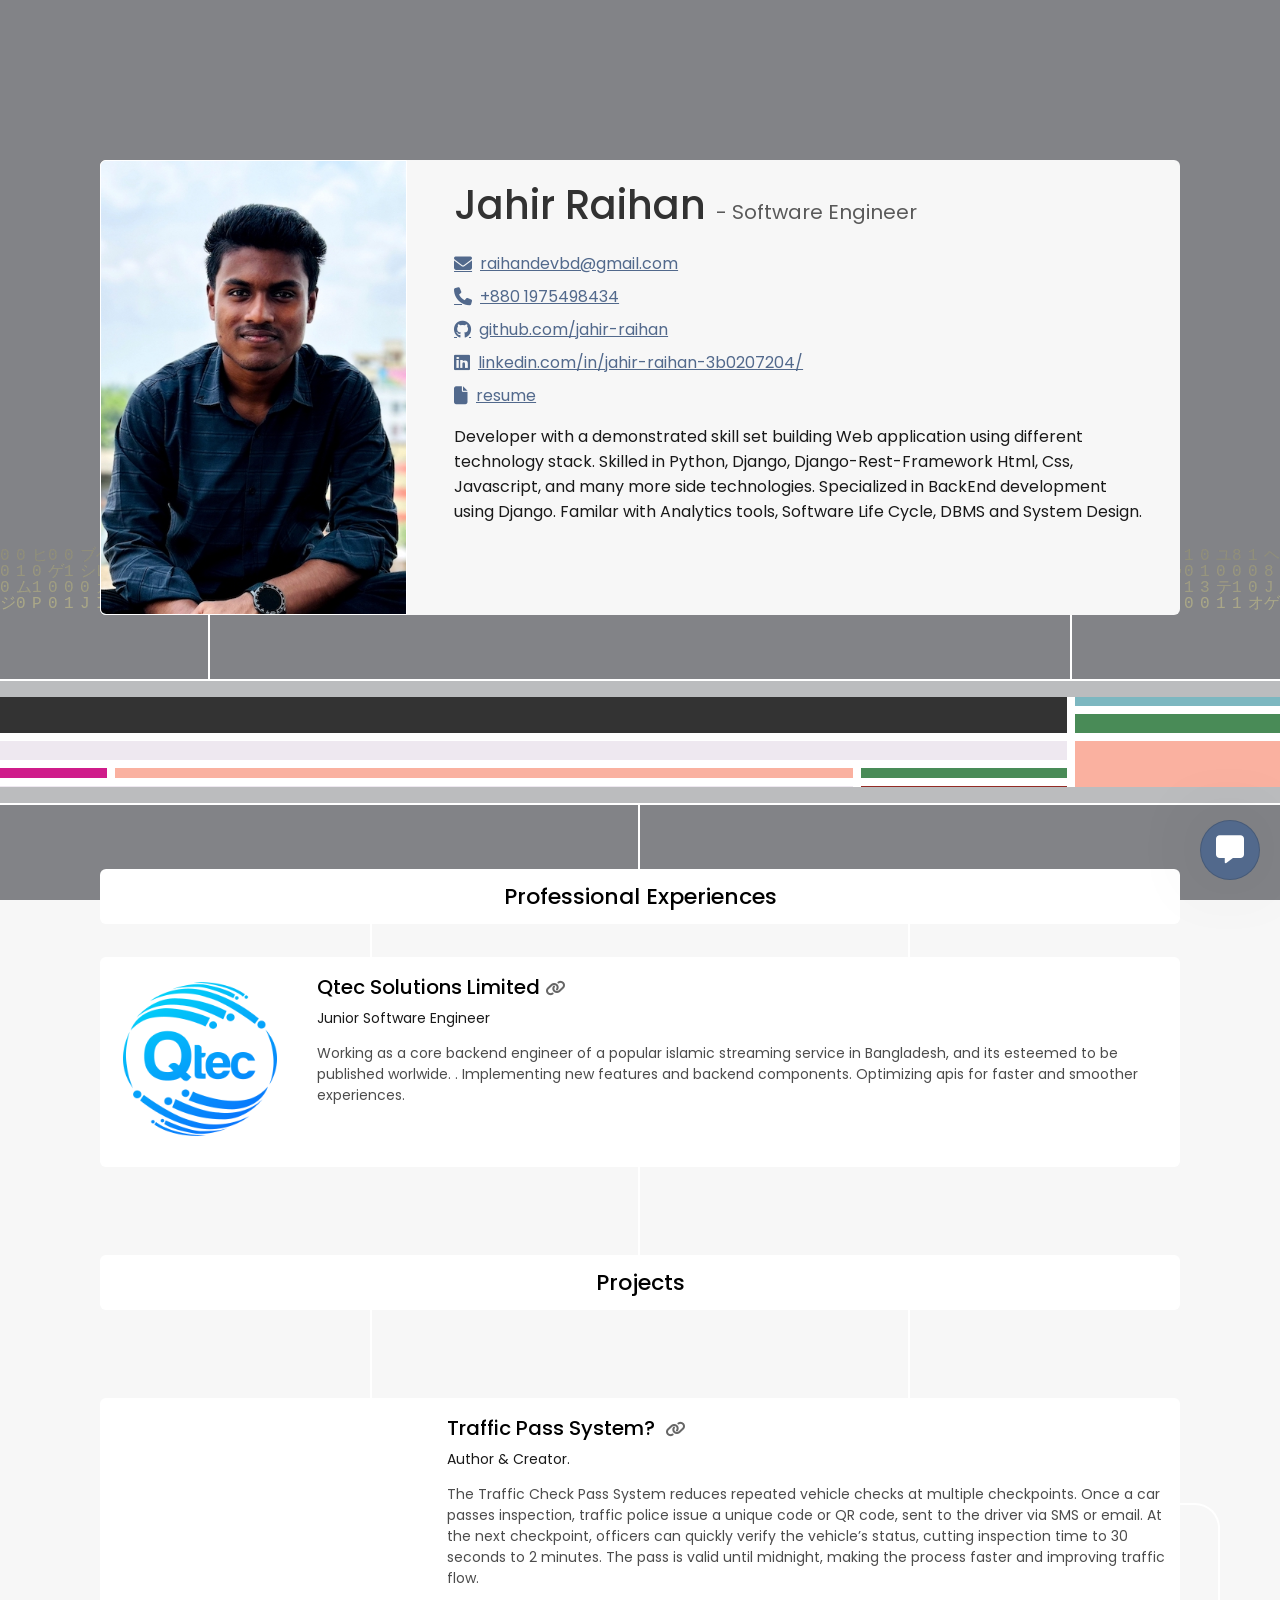
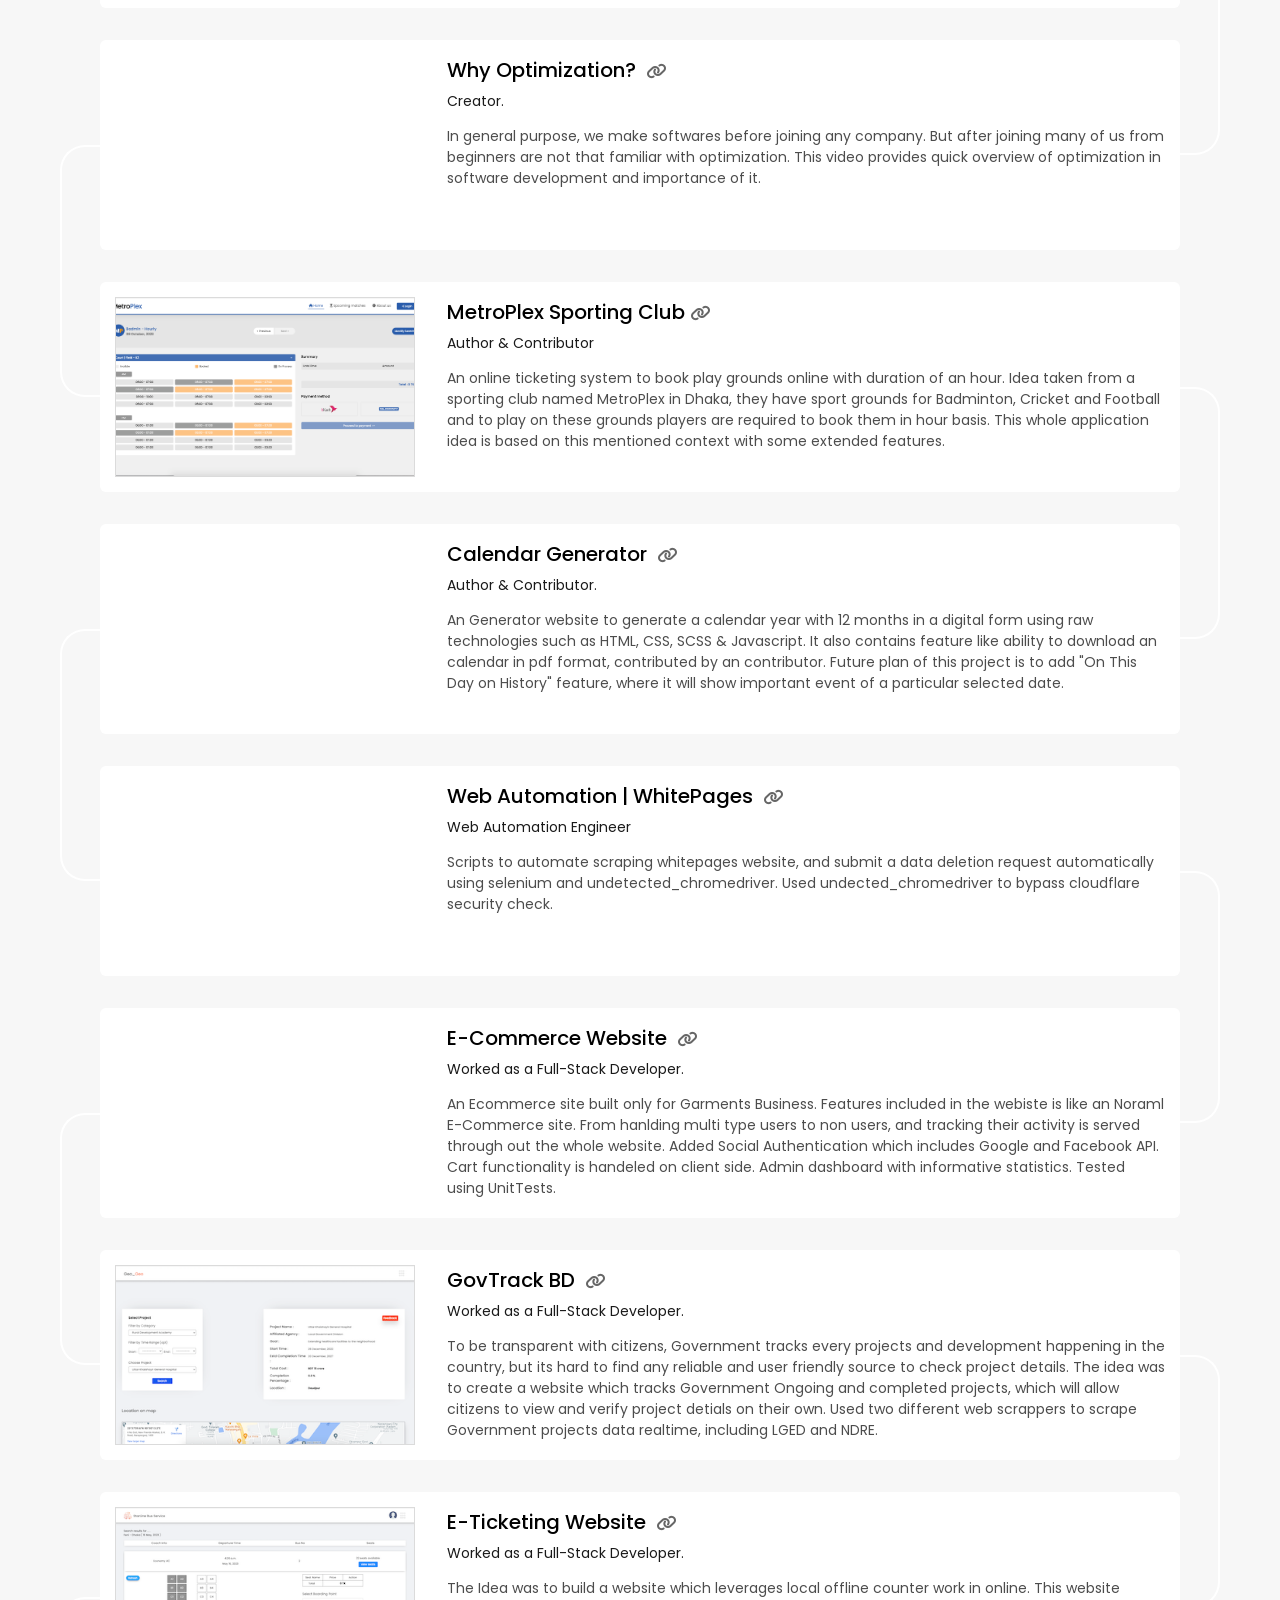
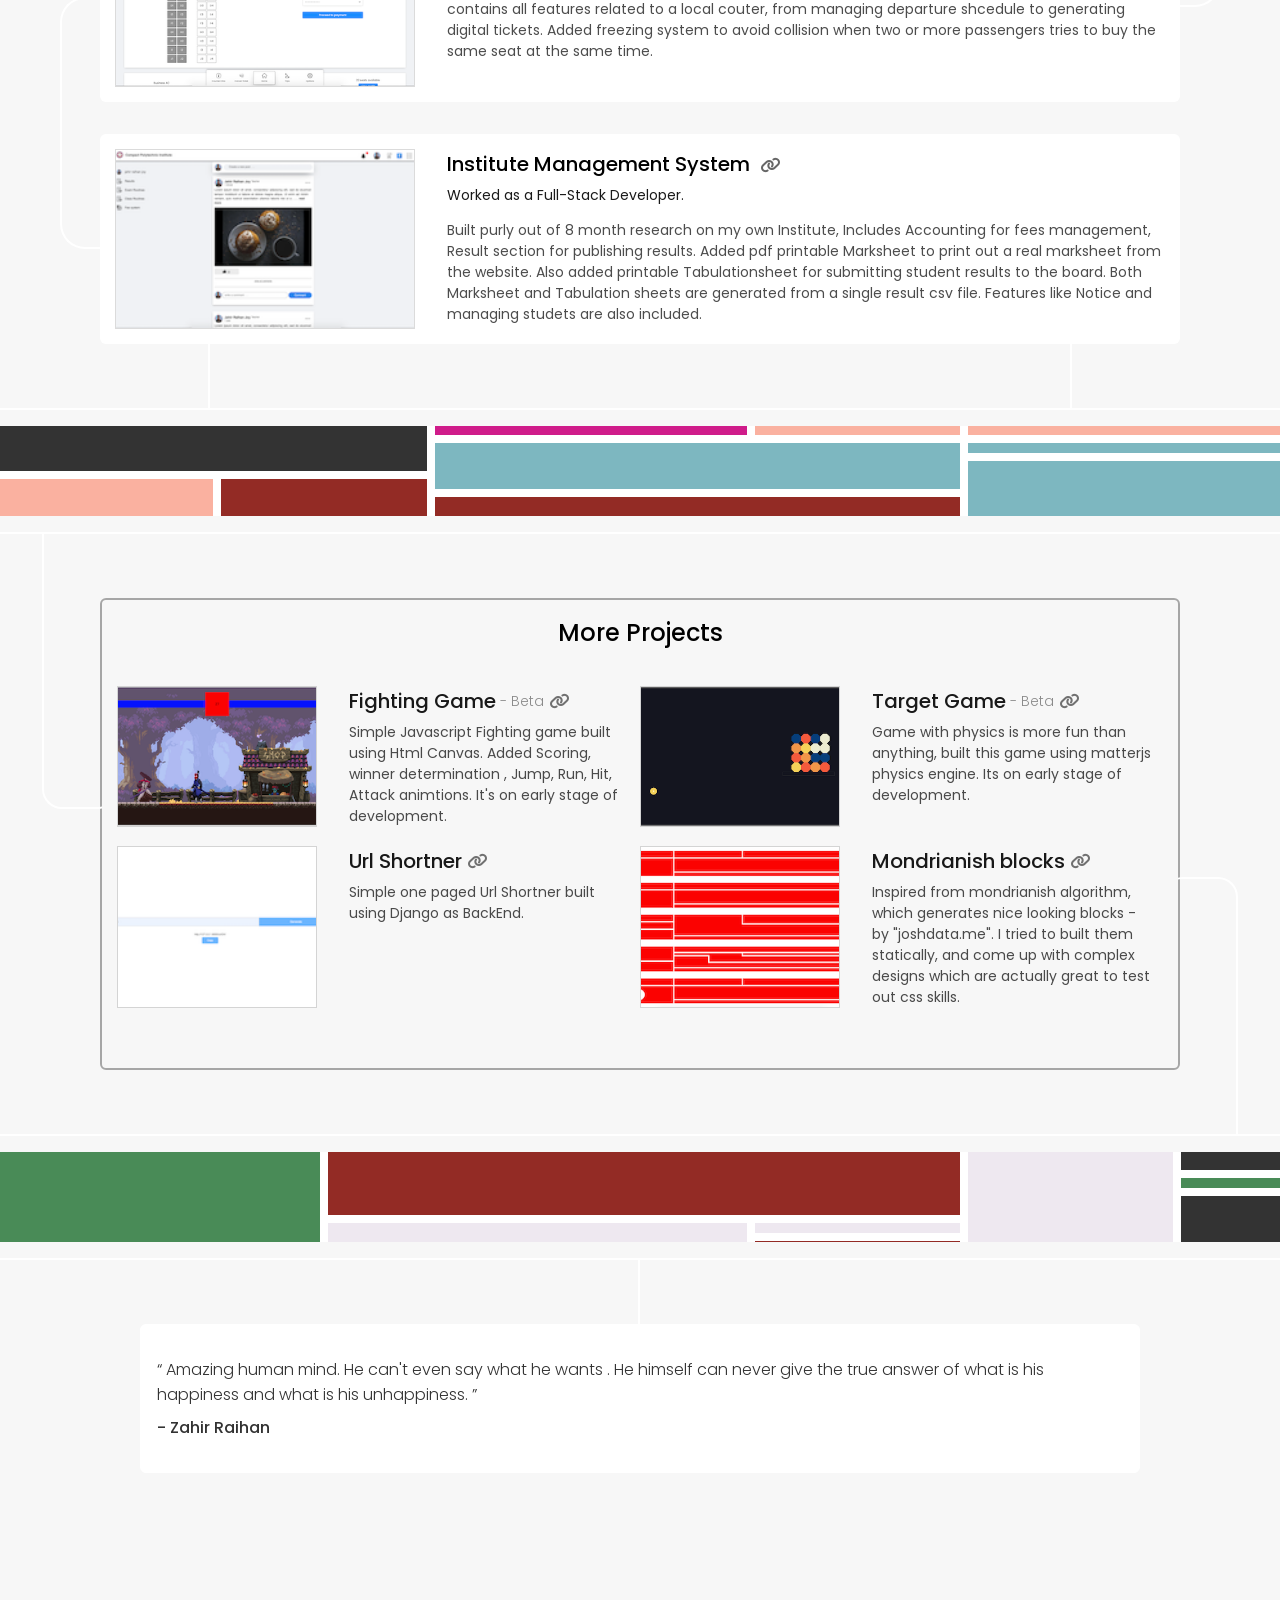
<file: index.html>
<!DOCTYPE html>
<html lang="en">
<head>
    <meta charset="UTF-8">
    <meta http-equiv="X-UA-Compatible" content="IE=edge">
    <link rel="shortcut icon" href="./img/favicon.png" type="image/x-icon">
    <meta name="keywords" content="Jahir Raihan's Profile">
    <meta name="keywords" content="jahir raihan">
    <meta name="keywords" content="jahir raihan portfolio">
    <meta name="keywords" content="jahir github">
    <meta name="keywords" content="raihan github">
    <meta name="keywords" content="joy github">
    <meta name="keywords" content="raihan portfolio">
    <meta name="keywords" content="jahir portfolio">
    <meta name="keywords" content="joy portfolio">
    <meta name="keywords" content="raihandevbd">
    <meta name="description" content="This portfolio is an art in it self. Visit and explore it by yourself.">
    <meta name="viewport" content="width=device-width, initial-scale=1.0">
    <link rel="stylesheet" href="https://cdnjs.cloudflare.com/ajax/libs/font-awesome/6.4.0/css/all.min.css" integrity="sha512-iecdLmaskl7CVkqkXNQ/ZH/XLlvWZOJyj7Yy7tcenmpD1ypASozpmT/E0iPtmFIB46ZmdtAc9eNBvH0H/ZpiBw==" crossorigin="anonymous" referrerpolicy="no-referrer" />
    <script src="./js/jquery.js"></script>
    <link rel="stylesheet" href="./css/index.css">
    <title>Jahir Raihan Joy</title>
    <script src="https://smtpjs.com/v3/smtp.js"></script>
  
   
</head>
<body>

    <canvas id="Matrix"></canvas>

    <!-- Was making fun with the design  -->

    <!-- <div class="cartoon-1 cartoonimg">
        <img src="./img/cartoon1.png" alt="">

    </div> --> 
    <!-- <div class="tree-line1"></div> -->

    <!-- <div class="cartoon-2 cartoonimg">
        <img src="./img/cartoon2.png" alt="">

    </div> -->

   

    <div class="msg-pop-up" onclick="toggle_contact()">
        <i class="fas fa-message"></i>
    </div>

    <div class="msg-box show-none" id="msg-box" >

        <form id="contact-form">

            <div class="msg-box-container">
                <div class="cross-icon" onclick="toggle_contact()">
                    <i class="fa fa-times" aria-hidden="true"></i>
                </div>

                <div class="inp">
                    <label for="name">Email</label>
                    <input type="email" id="email" required placeholder="Enter your email . . .">
                </div>
                <div class="inp">
                    <label for="name">Name</label>
                    <input type="text" id="name" required placeholder="Enter your name . . .">
                </div>
                <div class="inp">
                    <label for="subject">Subject</label>
                    <input type="text" id="subject" required placeholder="Subject . . .">
                </div>
                <div class="inp">
                    <label for="message">Message</label>
                    <textarea type="text" id="message" required placeholder="Enter text . . ."></textarea>
                </div>

                <button style="background:gray; color:rgb(201, 199, 199)" disabled type="submit" class="send-button">
                    <!-- Send <i class="fa fa-solid fa-paper-plane"></i>  --> Currently disabled
                </button>
                
            </div>

        </form>
        
    </div>
    

    <div class="profile-intro centerized-content">

        <div class="p-i-container">
            <div class="p-i-left">

                <div class="p-i-left-container">
                    <img src="./img/joy.jpg" title="Profile picture" alt="Jahir Raihan's picture">
                </div>
            
            </div>

            <div class="p-i-right">

                <div class="p-i-right-container">

                    <div class="title">

                        <h1 title="Profession">Jahir Raihan <span>- Software Engineer</span></h1>

                    </div>

                    <div class="links">

                        <a href="mailto: raihandevbd@gmail.com">
                            <i class="fas fa-envelope"></i>
                            <p>raihandevbd@gmail.com</p>
                        </a>

                        <a href="tel: +880 1975498434">
                            <i class="fas fa-phone"></i>
                            <p>+880 1975498434</p>
                        </a>

                        <a href="https://github.com/jahir-raihan">
                            <i class="fab fa-github"></i>
                            <p>github.com/jahir-raihan</p>
                        </a>

                        <a href="https://www.linkedin.com/in/jahir-raihan-3b0207204/">
                            <i class="fab fa-linkedin"></i>
                            <p>linkedin.com/in/jahir-raihan-3b0207204/</p>
                        </a>

                        <a href="./html/resume.html">
                            <i class="fas fa-file"></i>
                            <p>resume</p>
                        </a>

                    </div>

                    <div class="bio">
                        <p>Developer with a demonstrated skill set building Web application using
                            different technology stack. Skilled in Python, Django, Django-Rest-Framework Html, Css, Javascript, and many more side technologies.
                            Specialized in BackEnd development using Django. Familar with Analytics tools, Software Life Cycle, DBMS and System Design.
                            </p>
                    </div>
                
                </div>

            </div>

            <div class="tree-line2"></div>
        </div>

    </div>

    <div class="m-wrappeer">
        
        <div class="mondrianish"></div>
        
        <div class="tree-line3"></div>
        
   </div>

    <div class="experience-projects centerized-content">

        <div class="e-p-container">

            <div class="e-p-wrapper">

                <p class="section-title" style="z-index:100">
                    Professional Experiences

                    <div class="tree-line9"></div>
                </p>

                <div class="experience-project">

                    <div class="project-or-company-image" style="display: flex; justify-content: center; align-items: center;">
                        <div style="">
                            <img src="./img/qtec-logo.png" style="width:170px; height:auto !important; padding:.5em; border:none;" alt="MetroPlex Website">
                        </div>
                        
                    </div>

                    <div class="project-or-company-work-details">
                        <a href="https://qtecsolution.com/" class="link">Qtec Solutions Limited<i class="fa fa-link"></i></a>

                        <div class="title">Junior Software Engineer</div>

                        <p class="project-or-work-details">
                            Working as a core backend engineer of a popular islamic streaming service in Bangladesh, and its esteemed to be published worlwide.
                            . Implementing new features and backend components. Optimizing
                             apis for faster and smoother experiences. 
                        </p>

                    </div>

                    <!-- <div class="tree-line11"></div> -->
                    <!-- <div class="tree-line2 d-none"></div> -->
                    <div class="tree-line7-projects"></div>

                </div>

               
            </div>

            <div class="e-p-wrapper">

                <p class="section-title-projects">
                    Projects

                    <div class="tree-line9-projects"></div>
                </p>

                <div class="experience-project">

                    <div class="project-or-company-image">
                        <div class="iframe-container">
                            <iframe width="100%" height="100%" src="https://www.youtube.com/embed/videoseries?si=6z_dliyB9zKLKrRW&amp;list=PLRSJ6UaFYTT9zyjOljNrWQq3Hd60spi18" title="YouTube video player" frameborder="0" allow="accelerometer; autoplay; clipboard-write; encrypted-media; gyroscope; picture-in-picture; web-share" referrerpolicy="strict-origin-when-cross-origin" allowfullscreen></iframe>
                        </div>
                    </div>

                    <div class="project-or-company-work-details">
                        <a href="http://15.207.87.120/" class="link">Traffic Pass System? <i class="fa fa-link"></i></a>

                        <div class="title">Author & Creator.</div>

                        <p class="project-or-work-details">
                            The Traffic Check Pass System reduces repeated vehicle checks at multiple checkpoints. Once a car passes inspection,
                            traffic police issue a unique code or QR code, sent to the driver via SMS or email. At the next checkpoint, officers
                            can quickly verify the vehicle’s status, cutting inspection time to 30 seconds to 2 minutes.
                            The pass is valid until midnight, making the process faster and improving traffic flow.
                        </p>
                    </div>

                    <div class="tree-line11"></div>
                    <div class="tree-line2 d-none"></div>

                    
                </div>

                <div class="experience-project">

                    <div class="project-or-company-image">
                        <div class="iframe-container">
                            <iframe width="100%" height="100%" src="https://www.youtube.com/embed/TlB43YqQzfw?si=W86YooYNc0X6gjXq" title="YouTube video player" frameborder="0" allow="accelerometer; autoplay; clipboard-write; encrypted-media; gyroscope; picture-in-picture; web-share" referrerpolicy="strict-origin-when-cross-origin" allowfullscreen></iframe>
                        </div>
                    </div>

                    <div class="project-or-company-work-details">
                        <a href="https://github.com/jahir-raihan/tutorial_projects" class="link">Why Optimization? <i class="fa fa-link"></i></a>

                        <div class="title">Creator.</div>

                        <p class="project-or-work-details">
                            In general purpose, we make softwares before joining any company. But after joining many of us from beginners are not that familiar with optimization.
                            This video provides quick overview of optimization in software development and importance of it. 
                           </p>
                    </div>

                    <div class="tree-line10"></div>
                    <div class="tree-line3 d-none"></div> 
                    
                </div>

                <div class="experience-project">

                    <div class="project-or-company-image">
                        <img src="./img/metroplex.png" alt="MetroPlex Website">
                    </div>

                    <div class="project-or-company-work-details">
                        <a href="https://github.com/jahir-raihan/metroplex-sport" class="link">MetroPlex Sporting Club<i class="fa fa-link"></i></a>

                        <div class="title">Author & Contributor</div>

                        <p class="project-or-work-details">
                            An online ticketing system to book play grounds online with duration of an hour. Idea taken from a sporting club named MetroPlex in Dhaka,
                             they have sport grounds for  Badminton, Cricket and Football and to play on these grounds players are required to book them in hour basis.
                              This whole application idea is based on this mentioned context with some extended features.
                        </p>

                    </div>

                    <div class="tree-line11"></div>
                    <div class="tree-line2 d-none"></div>

                </div>

                <div class="experience-project">

                    <div class="project-or-company-image">
                        <div class="iframe-container">
                            <iframe class="iframe" style="width:100%; height:100%" src="https://www.youtube.com/embed/S_xDM-TWJaA?si=tGuc-VvPyoG-b1nR" title="YouTube video player" frameborder="0" allow="accelerometer; autoplay; clipboard-write; encrypted-media; gyroscope; picture-in-picture; web-share" allowfullscreen></iframe>
                        </div>
                    </div>

                    <div class="project-or-company-work-details">
                        <a href="https://jahir-raihan.github.io/calendar-generator/" class="link">Calendar Generator <i class="fa fa-link"></i></a>

                        <div class="title">Author & Contributor.</div>

                        <p class="project-or-work-details">
                            An Generator website to generate a calendar year with 12 months in a digital form using raw technologies such as HTML, CSS, SCSS & Javascript.
                            It also contains feature like ability to download an calendar in pdf format, contributed by an contributor. Future plan of this project is to 
                            add "On This Day on History" feature, where it will show important event of a particular selected date.
                           </p>
                    </div>

                    <div class="tree-line10"></div>
                    <div class="tree-line3 d-none"></div>
                </div>


                <div class="experience-project">

                    <div class="project-or-company-image">
                        <div class="iframe-container">
                           <iframe class="iframe" style="width:100%; height:100%" src="https://www.youtube.com/embed/JyzB11u2Ros?start=275&mute=1" title="YouTube video player" frameborder="0" allow="accelerometer; autoplay; clipboard-write; encrypted-media; gyroscope; picture-in-picture; web-share" allowfullscreen></iframe>
                        </div>
                        
                    </div>

                    <div class="project-or-company-work-details">
                        <a href="https://github.com/jahir-raihan/captcha-test" class="link">Web Automation | WhitePages <i class="fa fa-link"></i></a>

                        <div class="title">Web Automation Engineer</div>

                        <p class="project-or-work-details">
                         Scripts to automate scraping whitepages website, and submit a data deletion request automatically using selenium and undetected_chromedriver. Used undected_chromedriver to
                            bypass cloudflare security check. 
                        </p>

                    </div>

                    <div class="tree-line11"></div>
                    <div class="tree-line2 d-none"></div>

                </div>
            
                <div class="experience-project">

                    <div class="project-or-company-image">
                        
                        <div class="iframe-container">
                           <iframe class="iframe" style="width:100%; height:100%" src="https://www.youtube.com/embed/ZWOOBqdftT0?si=mfJXgpF-YvbQVFVb" title="YouTube video player" frameborder="0" allow="accelerometer; autoplay; clipboard-write; encrypted-media; gyroscope; picture-in-picture; web-share" allowfullscreen></iframe>
                        </div>
                    </div>

                    <div class="project-or-company-work-details">
                        <a href="https://github.com/jahir-raihan/E-Commerce-Project" class="link">E-Commerce Website <i class="fa fa-link"></i></a>

                        <div class="title">Worked as a Full-Stack Developer.</div>

                        <p class="project-or-work-details">
                            An Ecommerce site built only for Garments Business. Features included in the webiste is
                            like an Noraml E-Commerce site. From hanlding multi type users to non users, and tracking their 
                            activity is served through out the whole website. Added Social Authentication which includes Google and Facebook API. 
                            Cart functionality is handeled on client side. Admin dashboard with informative statistics. Tested using UnitTests. 
                           </p>
                    </div>

                    <div class="tree-line10"></div>
                    <div class="tree-line3 d-none"></div>
                </div>

            
                <div class="experience-project">

                    <div class="project-or-company-image">
                        <img src="./img/geo_geo.png" alt="">
                    </div>

                    <div class="project-or-company-work-details">
                        <a href="https://github.com/jahir-raihan/gov-track-bd" class="link">GovTrack BD <i class="fa fa-link"></i></a>

                        <div class="title">Worked as a Full-Stack Developer.</div>

                        <p class="project-or-work-details">
                            To be transparent with citizens, Government tracks every projects and development 
                            happening in the country, but its hard to find any reliable and user friendly source to check project
                            details. The idea was to create a website which tracks Government Ongoing and completed projects, which will allow 
                            citizens to view and verify project detials on their own. Used two different web scrappers to scrape Government
                            projects data realtime, including LGED and NDRE.
                        </p>

                    </div>

                    <div class="tree-line11"></div>
                    <div class="tree-line2 d-none"></div>

                </div>

                <div class="experience-project">

                    <div class="project-or-company-image">
                        <img src="./img/e-ticket.png" alt="">
                    </div>

                    <div class="project-or-company-work-details">
                        <a href="https://github.com/jahir-raihan/E-ticketing" class="link">E-Ticketing Website <i class="fa fa-link"></i></a>

                        <div class="title">Worked as a Full-Stack Developer.</div>

                        <p class="project-or-work-details">
                            The Idea was to build a website which leverages local offline counter work in online. This website contains all features related to a local
                            couter, from managing departure shcedule to generating digital tickets. Added freezing system to avoid
                            collision when two or more passengers tries to buy the same seat at the same time.
                        </p>
                    </div>

                    <div class="tree-line10"></div>

                    <div class="tree-line3 d-none"></div>
                </div>

                <div class="experience-project">

                    <div class="project-or-company-image">
                        <img src="./img/institute1.png" alt="">
                    </div>

                    <div class="project-or-company-work-details">
                        <a href="https://github.com/jahir-raihan/Institute-Management-System" class="link">Institute Management System <i class="fa fa-link"></i></a>

                        <div class="title">Worked as a Full-Stack Developer.</div>

                        <p class="project-or-work-details">
                            Built purly out of 8 month research on my own Institute, Includes Accounting for fees management, 
                            Result section for publishing results. Added pdf printable Marksheet to print out a real marksheet from the website.
                            Also added printable Tabulationsheet for submitting student results to the board. Both Marksheet and Tabulation sheets
                            are generated from a single result csv file. Features like Notice and managing studets are also included.
                        </p>

                    </div>

                    

                </div>

                
            </div>
            
            <div class="tree-line2"></div>
        </div>
       

    </div>

    <div class="m-wrappeer">   
        <div class="mondrianish"></div>

        <div class="tree-line3 d-none"></div>
   </div>

   

    <div class="side-projects centerized-content">

        <div class="s-p-container">

            <div class="s-p-wrapper">

                <div class="section-title">More Projects</div>
                
                <div class="highlight-projects">

                    <div class="project">

                        <div class="project-thumbnail">
                            <img src="./img/fighting_game.png" alt="">
                        </div>

                        <div class="details">
                            <a href="./projects/fighting game/index.html" class="link">Fighting Game <span>- Beta</span> <i class="fa fa-link"></i></a>
                            <p class="project-details">Simple Javascript Fighting game built using Html Canvas. Added Scoring, winner determination
                                , Jump, Run, Hit, Attack animtions. It's on early stage of development.
                            </p>
                        </div>
                    </div>

                    <div class="project">

                        <div class="project-thumbnail">
                            <img src="./img/target_game.png" alt="">
                        </div>

                        <div class="details">
                            <a href="./projects/target_game/index.html" class="link">Target Game <span>- Beta</span> <i class="fa fa-link"></i></a>
                            <p class="project-details">Game with physics is more fun than anything, built this game using matterjs
                                physics engine. Its on early stage of development.
                            </p>
                        </div>

                    </div>
                    
                    <div class="project">

                        <div class="project-thumbnail">
                            <img src="./img/url_shortner.png" alt="">
                        </div>

                        <div class="details">
                            <a href="https://github.com/jahir-raihan/url-shortner" class="link">Url Shortner <i class="fa fa-link"></i></a>
                            <p class="project-details">Simple one paged Url Shortner built using Django as BackEnd.
                            </p>
                        </div>

                    </div>

                    <div class="project">

                        <div class="project-thumbnail">
                            <img src="./img/mondrains_blocks.png" alt="">
                        </div>

                        <div class="details">
                            <a href="./html/wired_blocks.html" class="link">Mondrianish blocks <i class="fa fa-link"></i></a>
                            <p class="project-details">Inspired from mondrianish algorithm, which generates nice looking blocks - by "joshdata.me". I tried to built them
                                statically, and come up with complex designs which are actually great to test out css skills.
                            </p>
                        </div>

                    </div>


                </div>

                <!-- We'll enable it when , there is more small projects

                <div class="also-projects" >
                    <p class="title">Also : </p>
                    
                    <div>
                        <a href="#" class="p-l0">Project</a> |
                        <a href="#">Lorem ipsum dolor sit.</a> |
                        <a href="#">Lorem ipsum dolor sit amet.</a> 
                    </div>

                    <div>
                        <a href="#" class="p-l0">Lorem, ipsum dolor.</a> |
                        <a href="#">Lorem ipsum dolor sit amet consectetur.</a> 
                    </div>
                    
                    <div>
                        <a href="#" class="p-l0">Project</a> |
                        <a href="#">Lorem, ipsum.</a> |
                        <a href="#">Lorem ipsum dolor sit.</a> 
                    </div>
                    
                    
                    

                </div> -->

            </div>

            <div class="tree-line5"></div>
            <div class="tree-line6"></div>
            <div class="tree-line2 d-none"></div>


        </div>

    </div>

    <div class="m-wrappeer m-1">
        <div class="m-1-wrapper">
            <div class="mondrianish"></div>
        </div>
        <div class="tree-line7"></div>
        <div class="tree-line8"></div>
        

    </div>
    
   

    <div class="quote centerized-content">

        <div class="quote-container">

            <div class="q-wrapper">
                 <div class="line"></div>

                <div class="quote-text">
                    <p>&ldquo; Amazing human mind. He can't even say what he wants . He himself can never give the true answer of what is his happiness and what is his unhappiness. &rdquo;</p>
                    <p class="qoute-author"> - Zahir Raihan</p>
                </div>

                <div class="line"></div>
            </div>

           
        </div>
    </div>

    
    
    <script src="./js/index.js"> </script>
</body>
</html>
</file>
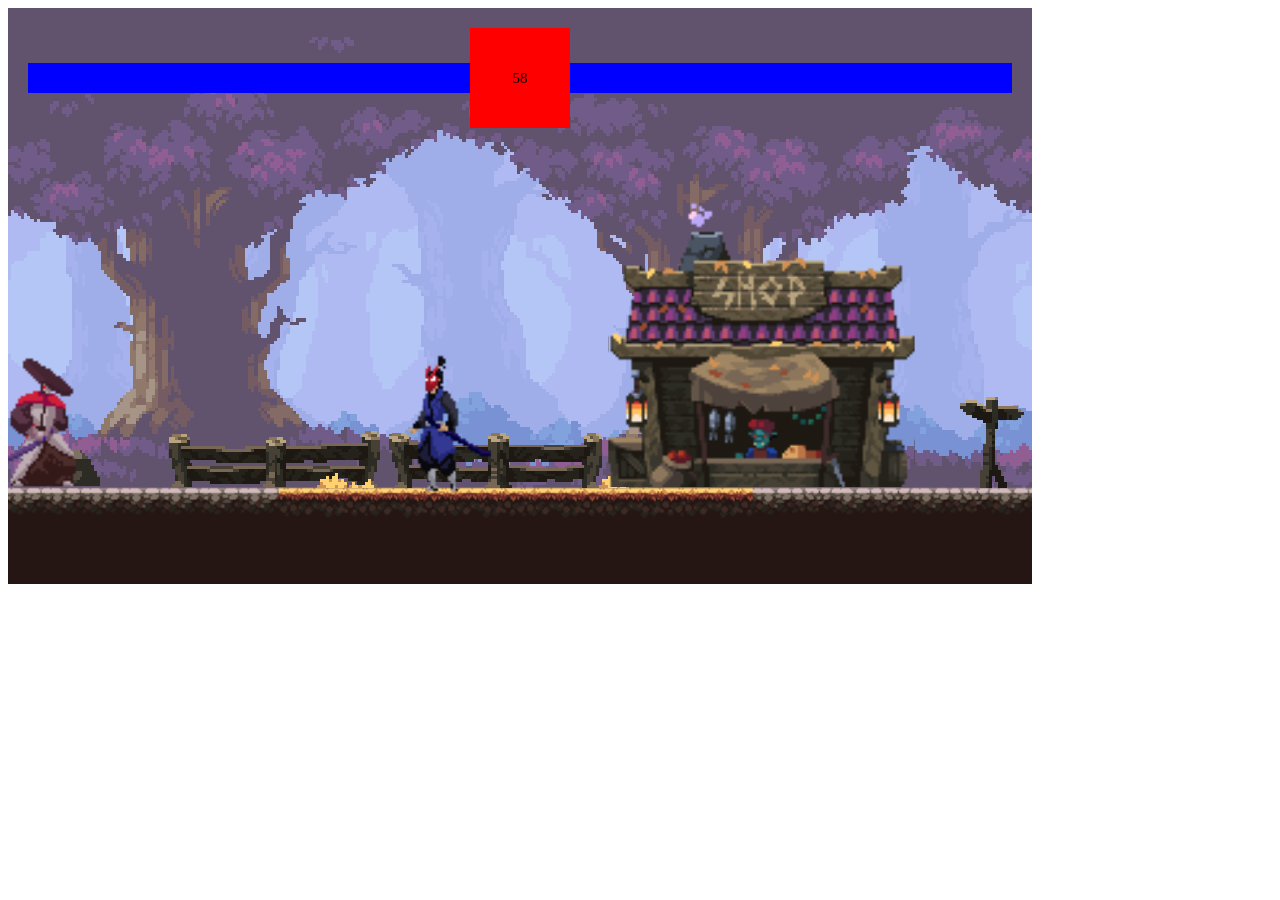
<file: projects/fighting game/index.html>
<!DOCTYPE html>
<html lang="en">
<head>
    <meta charset="UTF-8">
    <meta http-equiv="X-UA-Compatible" content="IE=edge">
    <meta name="viewport" content="width=device-width, initial-scale=1.0">
    
    
    <title>Game</title>
    <style>
        *{
            box-sizing: border-box;
        }
    </style>
</head>
<body>

    <div class="container" style="position: relative;width:fit-content;">
        <!-- Red contaienr div-->
        <div style="position: absolute; display: flex;width:100%; align-items: center; padding:20px;">
            <!-- player health-->
            <div style="position:relative;width: 100%; height:30px;display: flex;justify-content: flex-end;">
                <div  style="background-color:yellow;height:30px ;width:100%"></div>
                <div id="playerHealth" style="position: absolute; background-color: blue;top:0;right:0;bottom:0;width:100%"></div>

            </div>
            <!--timer-->
            <div  id="timer"
            style="background-color: red;
              width:100px;
              height:100px;
              flex-shrink: 0;
              display: flex;
              align-items: center;
              justify-content: center;
              font-size:15px;">

                10
            </div>
            <!-- enemy health-->
            <div style="position:relative;width: 100%; height:30px">
                <div  style="background-color:yellow;height:30px"></div>
                <div id="enemyHealth" style="position: absolute; background-color: blue;top:0;right:0;bottom:0;left:0"></div>

            </div>
            
        </div>
        <div id="result" 
        style="
            color:white; position:absolute;
            font-size:35px;
            width:100%;
            height:100%;
            position:absolute;
            align-items: center;
            justify-content: center; display: none; "></div>
        <canvas>

        </canvas>
    </div>
    <script src="js/utils.js"></script>
    <script src="js/classes.js"></script>
    <script src="index.js"></script>
    
</body>
</html>
</file>
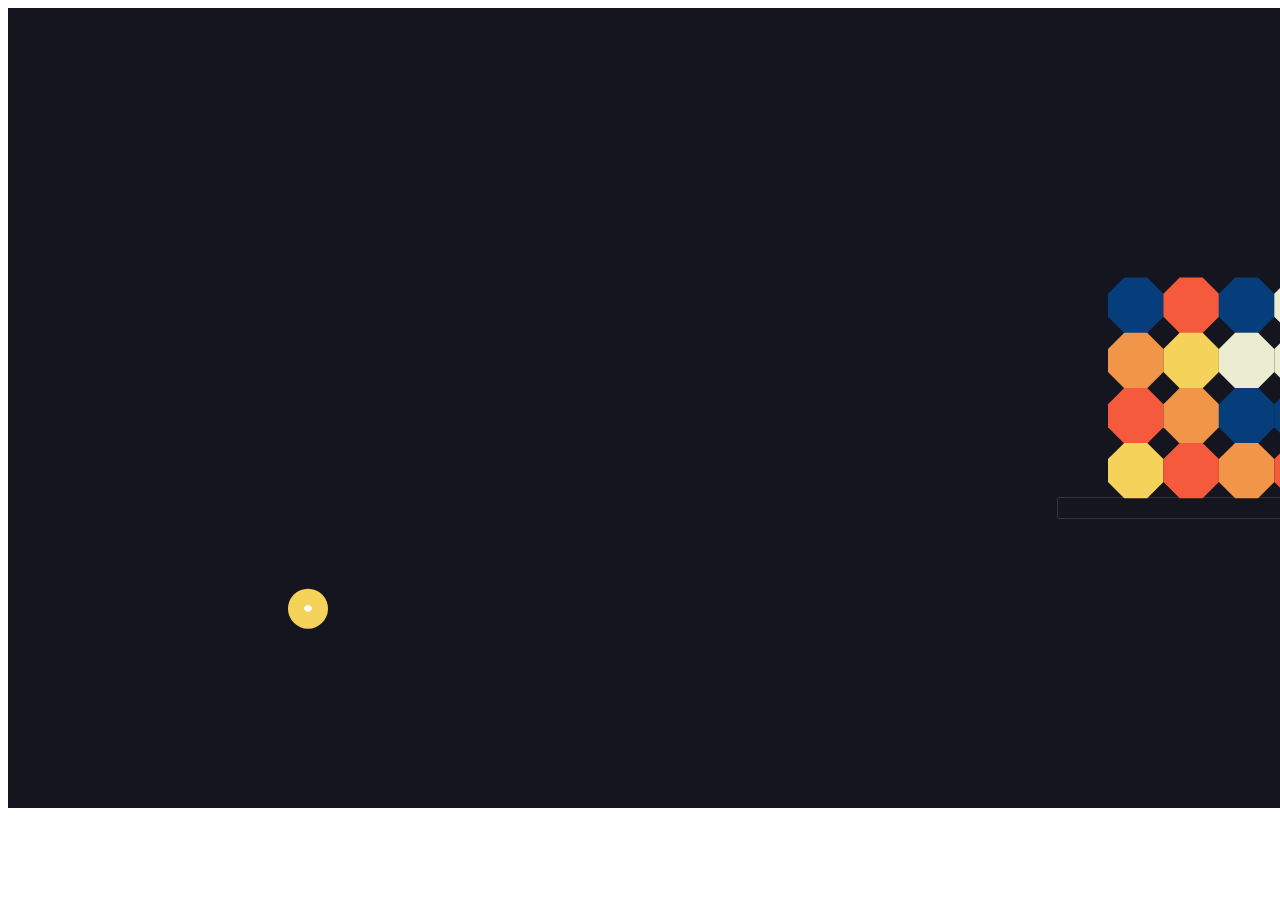
<file: projects/target_game/index.html>
<!DOCTYPE html>
<html lang="en">
<head>
  <meta charset="UTF-8">
  <meta http-equiv="X-UA-Compatible" content="IE=edge">
  <meta name="viewport" content="width=device-width, initial-scale=1.0">
  <title>Document</title>
</head>
<body>
  
  <script src="../matter.js"></script>
  <script>

    let engine = Matter.Engine.create();

    let render = Matter.Render.create({
        element: document.body,
        engine:engine,
        options:{
          width:1600,
          height:800,
          wireframes:false
        }

    })

    let ground = Matter.Bodies.rectangle(1200, 500, 300, 20, { isStatic: true});
    

    let mouse = Matter.Mouse.create(render.canvas);
    let mouseConstraint = Matter.MouseConstraint.create(engine, {
    
      mouse:mouse,
      constraint: {
        render: {visible: false}
      }
    })

    render.mouse = mouse

    let ball = Matter.Bodies.circle(300, 600, 20, {density:.01});
    let sling = Matter.Constraint.create({
      pointA:{x:300, y:600},
      bodyB: ball,
      stiffness:0.05
    })

    let stack = Matter.Composites.stack(1100, 270, 4, 4, 0, 0, function(x, y){
      
      return Matter.Bodies.polygon(x, y, 8, 30);
      
    })
    console.log(stack)

    let firing = false ;
    Matter.Events.on(mouseConstraint, 'enddrag', function(e){
       if (e.body === ball) firing = true;
    });

    Matter.Events.on(engine, 'afterUpdate', function(){
      if (firing && Math.abs(ball.position.x-300) < 20 && Math.abs(ball.position.y-600) < 20){

        ball = Matter.Bodies.circle(300, 600, 20, {density:.01});
        Matter.World.add(engine.world, ball)
        sling.bodyB = ball
        firing = false
      }
    })

    Matter.World.add(engine.world, [stack, ground,ball,sling,  mouseConstraint ])
    Matter.Runner.run(engine);
    Matter.Render.run(render);
  </script>
</body>
</html>
</file>
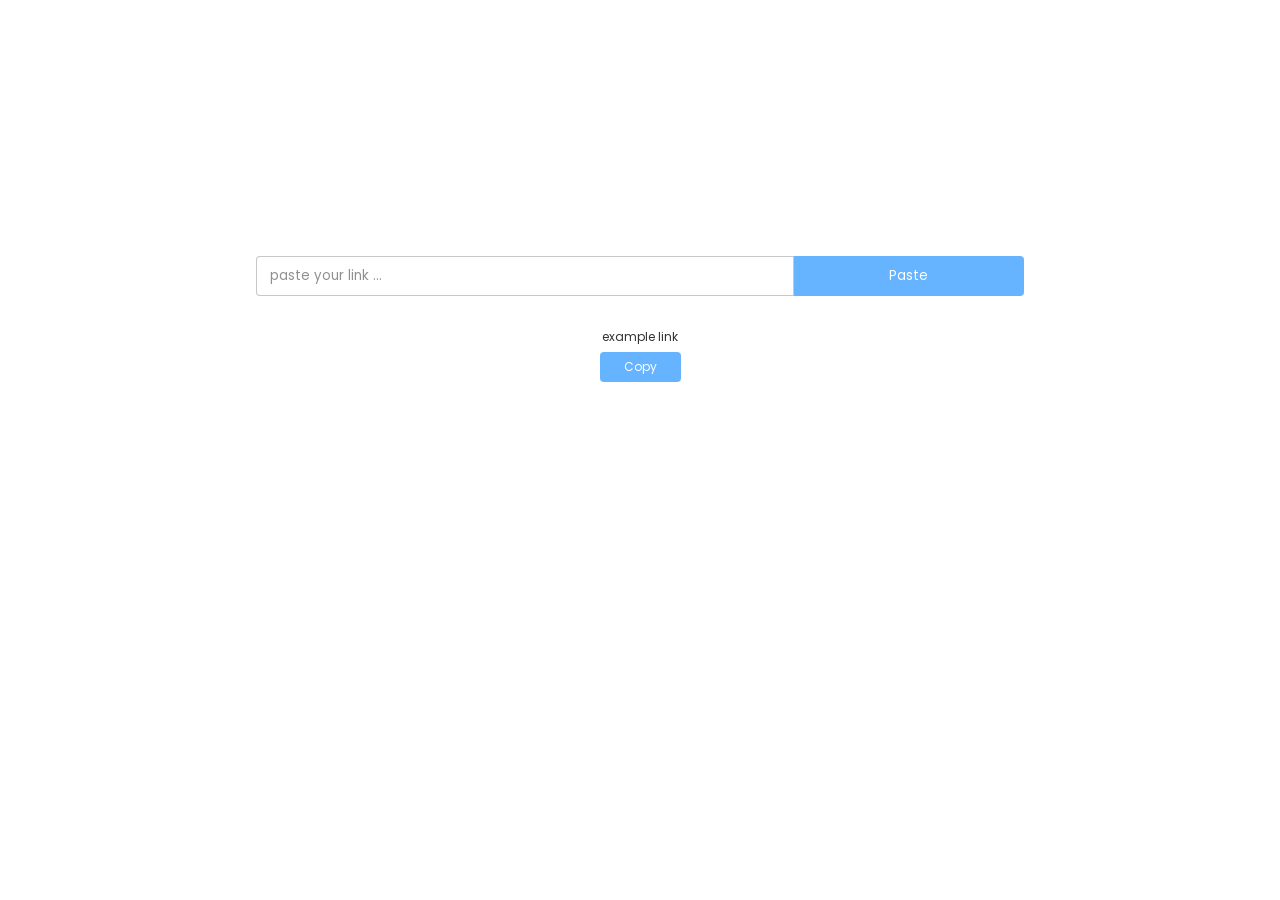
<file: projects/url-shortner/index.html>
<!DOCTYPE html>
<html>
	<head>
		<title>Url shortner</title>
		
	 <link rel="stylesheet" href="index.css">
	</head>
	
	<body>

		<div class="container">
			<div class="input-output">
				<form id="url_shortner">
					<div class="input">
						<input type="url" required id="url" placeholder="paste your link ... ">
						<button class="paste-btn" onclick="paste()" id="paste">Paste</button>
						<button id="submit" type="submit" class="short-it">Generate</button>
					</div>
				</form>
				
				<div class="output" id="output">
					<a class="link" href="#" id="link">example link</a>
					<button id="copy" class="copy-btn">Copy</button>
				</div>
		
			</div>
		</div>

 <script src="index.js">  
 </script>
 
	</body>
</html>
</file>
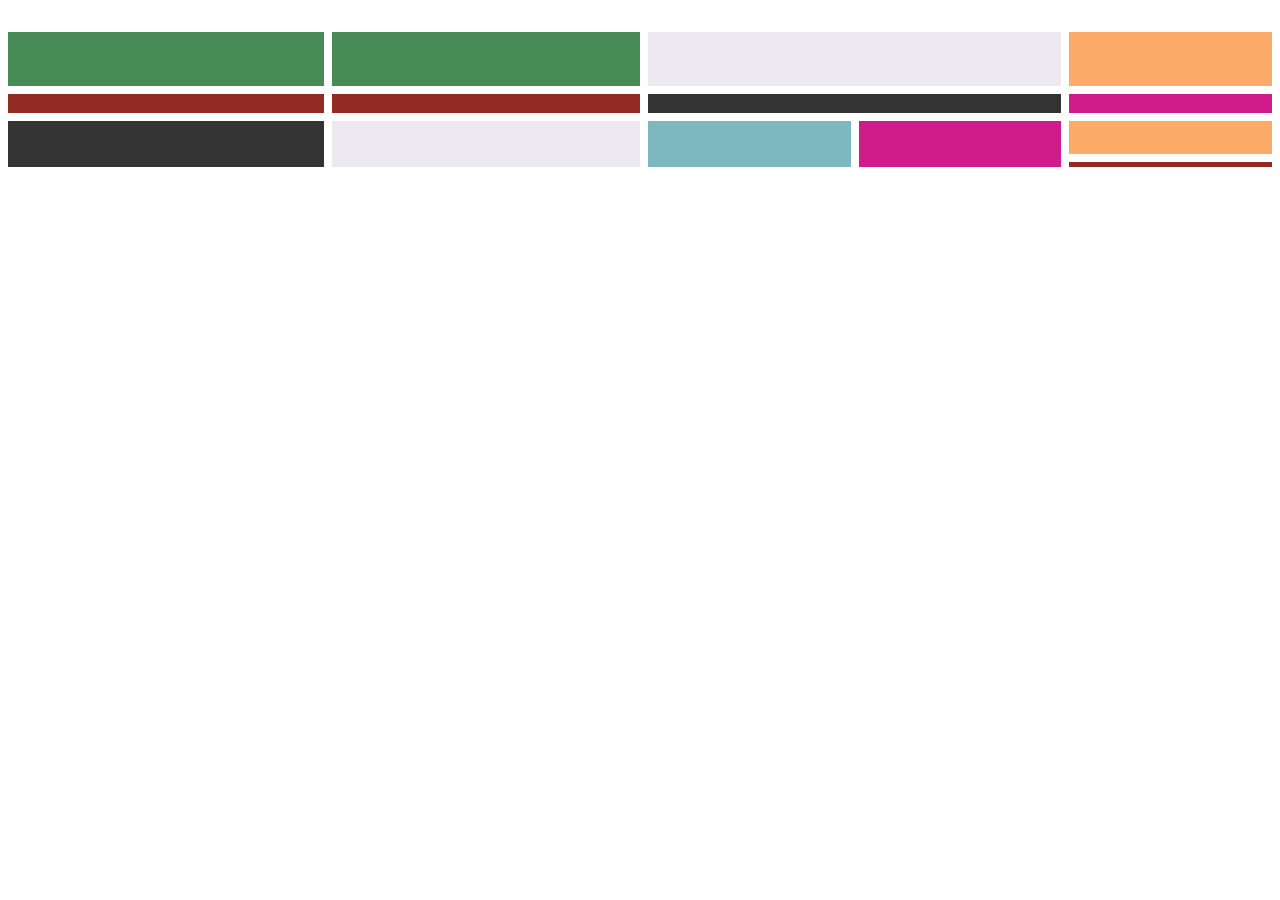
<file: html/mondrians.html>
<!DOCTYPE html>
<html lang="en">
<head>
    <meta charset="UTF-8">
    <meta http-equiv="X-UA-Compatible" content="IE=edge">
    <meta name="viewport" content="width=device-width, initial-scale=1.0">
    <title>Document</title>
</head>
<body>
    
    <div class="mondrianish"></div>

    <script src="../js/jquery.js"></script>
    <script src="https://maxcdn.bootstrapcdn.com/bootstrap/3.3.0/js/bootstrap.min.js"></script>

    <script>
        // mondrianish
        // https://github.com/GovReady/mondrianish/pull/3/files
        function random_element(array) {
          return array[Math.floor(Math.random() * array.length)];
        }
        function generate_grid(canvas_size, density) {
          /*
          Generate a Piet Mondrian-style image composed of rectangles of
          various colors. This function generates the image in grid form
          and returns the lines and rectangles that make up the image.
          
          The parameters are:
          
          canvas_size: An array [width, height], where width and height
          are integers, generally small like [20, 20].
          
          density: How many rectangles should the grid
          be divided into? The default is 0.5 and raising or lowering
          it a bit will create more or fewer divisions.
          
          The return value is an object { lines: ..., rectagles: ...}, each an array.
          Each line and rectangle is of the form [[startx, starty], [endx, endy]].
          The coordinates are integers in the range of (0, 0) to
          (width-1, height-1).
          
          The key feature of these images is that they are made up of
          horizontal and vertical line segments that terminate at the
          canvas edges or at other line segments, leaving rectangular
          open spaces in the middle to be filled in with various colors.
          
          Other programs that create Mondrian-style images tend to
          recursively break up the canvas into pieces, as if it were a
          fractal, but a general Mondrian-style image is not really
          structured this way.
          
          So the technique here instead is to draw lines first, one after
          another, only adding valid lines, and then afterward to see
          how those lines break up the canvas into rectangles.
          */
        
          if (canvas_size[0] < 3 || canvas_size[1] < 3)
            throw "Canvas size must be at least 3-by-3.";
        
          if (typeof density === "undefined")
            density = .5;
        
          // Start constructing line segments iteratively.
          var lines = [];
          for (var i = 0; i < (canvas_size[0]*canvas_size[1])**density; i++) {
            // Shall we draw a vertical (0) or horizontal (1) line? Choose randomly.
            var direction = random_element([0, 1])
        
            // Pick a line segment perpendicular to our chosen direction
            // to be the left/top edge of the new segment, or start at the
            // left/top edge of the canvas (represented by null).
            var possible_starts = lines.filter(function(line) { return line.direction != direction });
            var lefttop = random_element([null].concat(possible_starts));
        
            // Which lines can the new segment validly end at? Any
            // other perpendicular line to the right of or below the
            // start and that has some overlap in coordinates. Choose
            // randomly.
            function intervals_overalp(a1, a2, b1, b2) {
              return (a1 <= b1 && b1 <= a2) || (a1 <= b2 && b2 <= a2) || (b1 <= a1 && a1 <= b2) || (b1 <= a2 && a2 <= b2);
            }
            var possible_ends = lines.filter(function(line) {
                return line.direction != direction
                        && (lefttop === null
                          || (line.x > lefttop.x && intervals_overalp(lefttop.y1, lefttop.y2, line.y1, line.y2))); });
            var rightbottom = random_element([null].concat(possible_ends));
        
            // What coorindate should our new line be at? It can be at
            // any value within the canvas_size's dimensions, except on the
            // edges...
            var coordrange = [1, canvas_size[direction]-1];
        
            // And it can't be to the left or right of either the start or
            // end segment or exactly on their ends...
            if (lefttop !== null)
              coordrange = [Math.max(coordrange[0], lefttop.y1+1), Math.min(coordrange[1], lefttop.y2-1)];
            if (rightbottom !== null)
              coordrange = [Math.max(coordrange[0], rightbottom.y1+1), Math.min(coordrange[1], rightbottom.y2-1)];
        
            // Turn the range into a sequence of integers of possible good locations
            // that we'll randomly draw from.
            if (coordrange[1] < coordrange[0])
              continue;
            var possible_coordinates = new Array(coordrange[1]-coordrange[0]+1).fill(0).map(function(x,i) { return coordrange[0] + i; });
        
            // And there may not be a segment there already or in a neighboring
            // coordinate, because then there's no area between them to fill.
            lines.forEach(function(line) {
              if ( line.direction == direction
               && (rightbottom === null ? true : line.y1 <= rightbottom.x)
               && (lefttop === null ? true : line.y2 >= lefttop.x))
                for (var x = line.x-1; x <= line.x+1; x++) {
                  // Remove x.
                  var idx = possible_coordinates.indexOf(x);
                  if (idx != -1) possible_coordinates.splice(idx, 1);
                }
            });
        
            // Can't put a line here?
            if (possible_coordinates.length == 0)
              continue;
        
            // Choose a random location.
            var coordinate = random_element(possible_coordinates);
        
            // Add the line.
            lines.push({
              direction: direction,
              x: coordinate,
              y1: lefttop === null ? 0 : lefttop.x,
              y2: rightbottom === null ? (canvas_size[1-direction]-1) : rightbottom.x
            });
          }
        
          // Determine the rectangles from the lines. Start with a
          // single rectangle for the whole canvas_size and divide as
          // needed every time a line intersects a rectangle.
          var rectangles = [[[0,0], [canvas_size[0]-1, canvas_size[1]-1]]]
          lines.forEach(function(line) {
            rectangles.forEach(function(rect) {
              // Does this rectangle need to be divided?
              if (rect.killed)
                return;
              if (line.direction == 0
                 && rect[0][0] < line.x && line.x < rect[1][0]
                 && line.y1 <= rect[0][1]
                 && line.y2 >= rect[1][1]) {
                rectangles.push([[rect[0][0], rect[0][1]], [line.x, rect[1][1]]]);
                rectangles.push([[line.x, rect[0][1]], [rect[1][0], rect[1][1]]]);
                rect.killed = true;
              } else if (line.direction == 1
                 && rect[0][1] < line.x && line.x < rect[1][1]
                 && line.y1 <= rect[0][0]
                 && line.y2 >= rect[1][0]) {
                rectangles.push([[rect[0][0], rect[0][1]], [rect[1][0], line.x]]);
                rectangles.push([[rect[0][0], line.x], [rect[1][0], rect[1][1]]]);
                rect.killed = true;
              }
            });
          });
          rectangles = rectangles.filter(function(rect) { return !rect.killed; });
        
          // Re-bake the lines to be in start-end coordinate form.
          lines = lines.map(function(line) {
            return (line.direction == 0
                  ? [[line.x, line.y1], [line.x, line.y2]]
                  : [[line.y1, line.x], [line.y2, line.x]]);
          });
        
          return { lines: lines, rectangles: rectangles };
        }
    </script>
        
    <style>
        .mondrianish .line {
            border: 4px solid white;
        }
    </style>
    <script>
        var colors = ["#EEE8F0", "#FCAA67", "#7DB7C0", "#932b25", "#498B57", "#333333", "#cf1c8a"];
        $('.mondrianish').each(function() {
        var container = $(this);
        container.css({
            width: "100%",
            height: "15vh",
            position: "relative",
            margin: "2em 0" });
        
        var grid_width = 12;
        var grid_height = parseInt(15*$(window).height()/$(window).width());
        var ngroups = 3;
        
        var mondrian = generate_grid([grid_width+1, grid_height+1]);
        mondrian.rectangles.forEach(function(rect) {
            var node = $("<div class='cell'></div>");
            node.css({
                position: 'absolute',
                left: (rect[0][0]/grid_width*100)+"%",
                top: (rect[0][1]/grid_height*100)+"%",
                width: ((rect[1][0]-rect[0][0])/grid_width*100)+"%",
                height: ((rect[1][1]-rect[0][1])/grid_height*100)+"%",
                backgroundColor: random_element(colors)
            });
            node.addClass("group" + parseInt(Math.random()*ngroups));
            container.append(node);
        });
        mondrian.lines.forEach(function(line) {
            var node = $("<div class='line'></div>");
            node.css({
                position: 'absolute',
                left: (line[0][0]/grid_width*100)+"%",
                top: (line[0][1]/grid_height*100)+"%",
                width: ((line[1][0]-line[0][0])/grid_width*100)+"%",
                height: ((line[1][1]-line[0][1])/grid_height*100)+"%"
            });
            container.append(node);
        });        
        });
    </script>

</body>
</html>
</file>
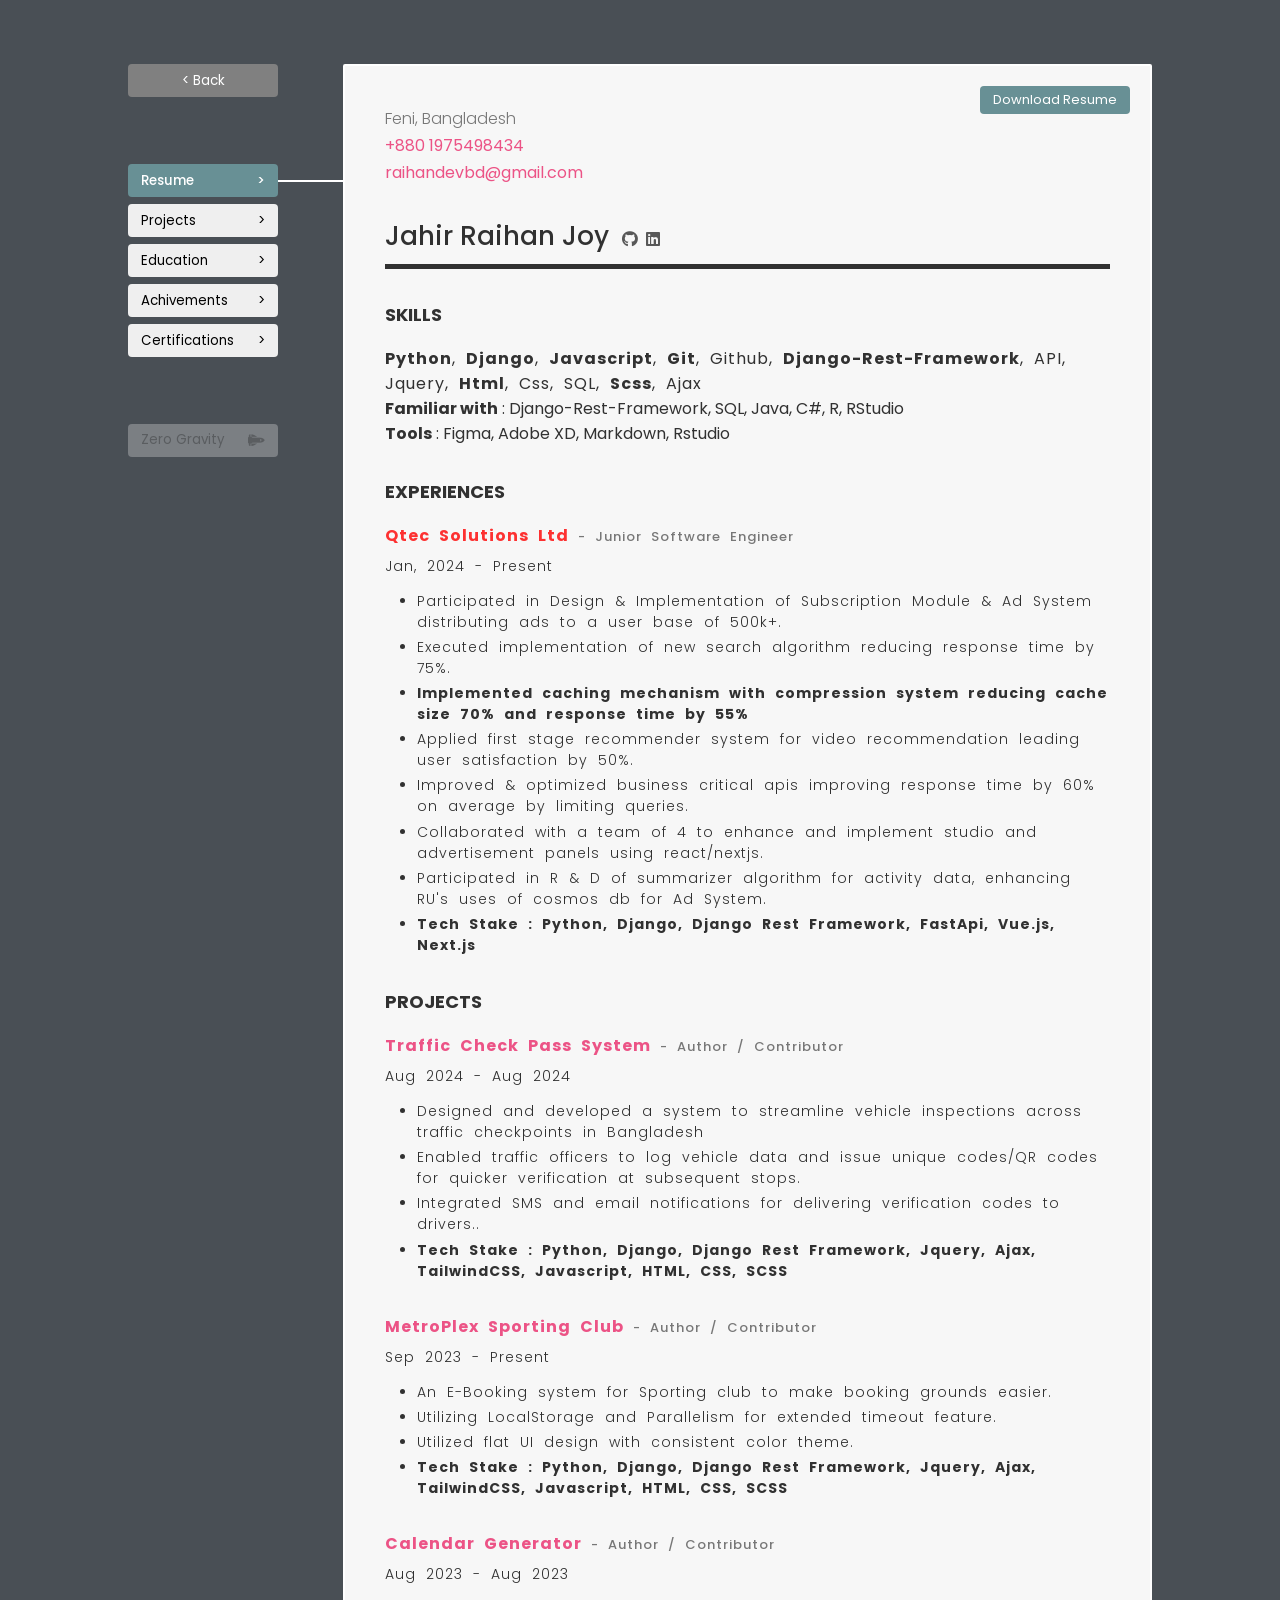
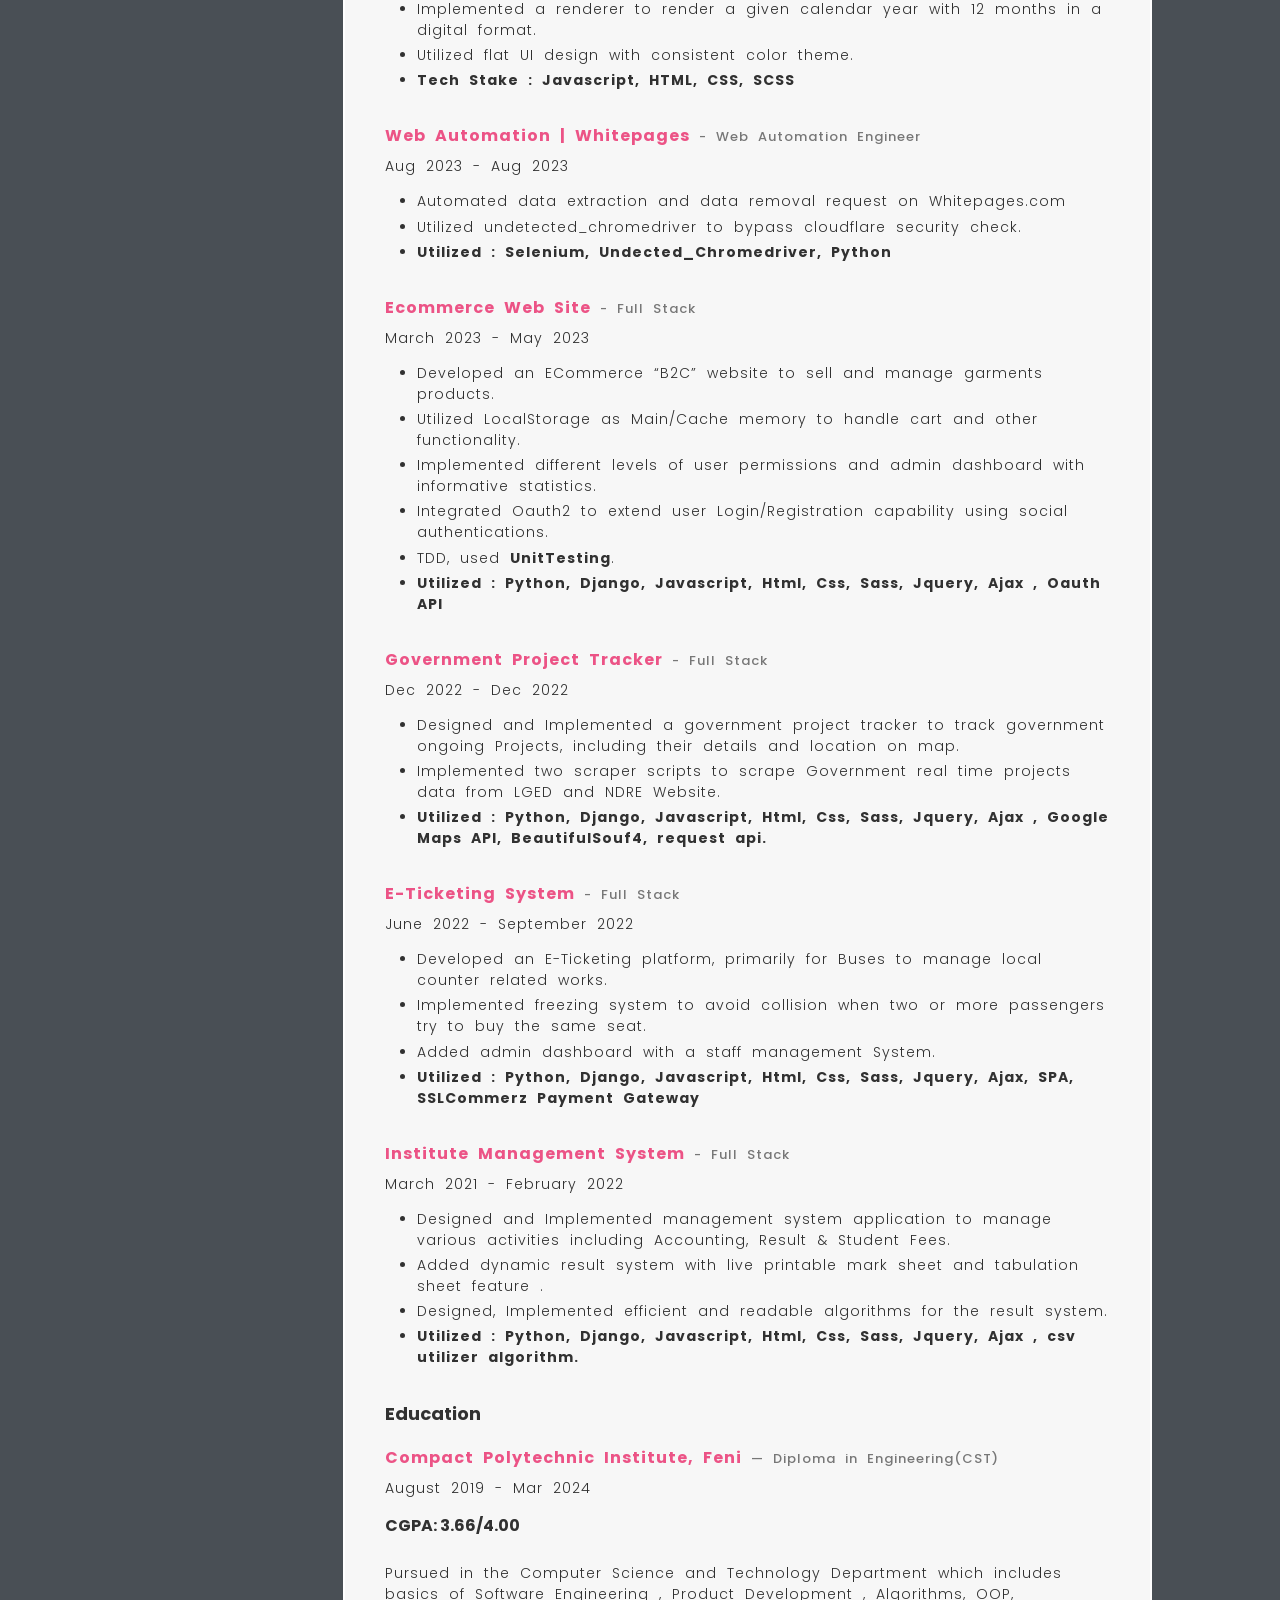
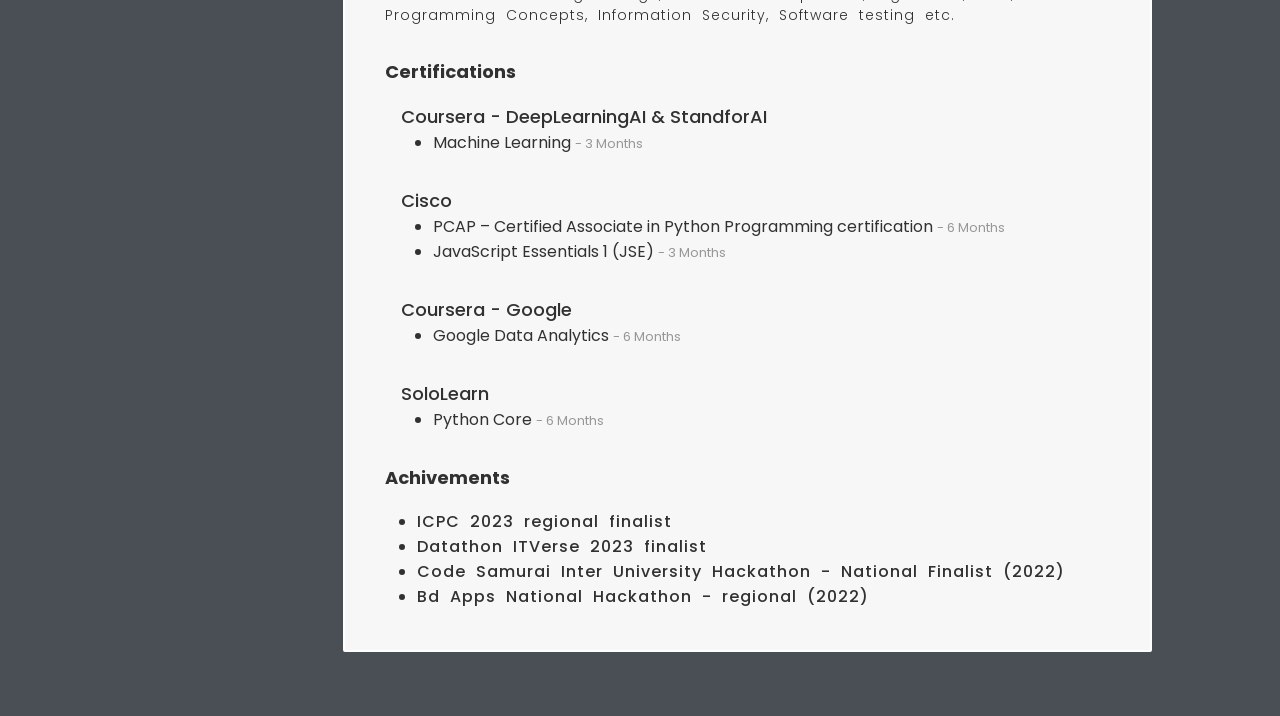
<file: html/resume.html>
<!DOCTYPE html>
<html lang="en">
<head>
    <meta charset="UTF-8">
    <meta http-equiv="X-UA-Compatible" content="IE=edge">
    <link rel="shortcut icon" href="../img/favicon.png" type="image/x-icon">
    <meta name="viewport" content="width=device-width, initial-scale=1.0">
    <link rel="stylesheet" href="https://cdnjs.cloudflare.com/ajax/libs/font-awesome/6.4.0/css/all.min.css" integrity="sha512-iecdLmaskl7CVkqkXNQ/ZH/XLlvWZOJyj7Yy7tcenmpD1ypASozpmT/E0iPtmFIB46ZmdtAc9eNBvH0H/ZpiBw==" crossorigin="anonymous" referrerpolicy="no-referrer" />
    
    
    <link rel="stylesheet" href="../css/resume.css">
    <script src="../js/resume.js"></script>
    <title>Resume</title>
  
</head>
<body>


    <div class="extra-design-test">
    </div>

    <div class="resume-container">

        

        <div class="resume">
            
            <div class="navigation-container">
            <div class="navigation">
                <button class="back-btn" onclick="history.back()"><  Back</button>

                <button class="full-resume-nav active" onclick="change_nav(['full-resume-nav', 'full-resume'])">
                    <p>Resume</p> <p class="arrow">></p>
                    <div class="t-l tree-line" id="tree-line"></div>
                </button>

                <button class="projects-nav" onclick="change_nav(['projects-nav', 'projects'])">
                    <p>Projects</p> <p class="arrow">></p>
                    <div class="t-l tree-line1" id="tree-line1"></div>
                </button>

                <button class="education-nav" onclick="change_nav(['education-nav', 'education'])">
                    <p>Education</p> <p class="arrow">></p>
                    <div class="t-l tree-line2" id="tree-line2"></div>
                </button>

                <button class="achivements-nav" onclick="change_nav(['achivements-nav', 'achivements'])">
                    <p>Achivements</p> <p class="arrow">></p>
                    <div class="t-l tree-line3" id="tree-line3"></div>
                </button>
                <button class="certifications-nav" onclick="change_nav(['certifications-nav', 'certifications'])">
                    <p>Certifications</p> <p class="arrow">></p>
                    <div class="t-l tree-line4" id="tree-line3"></div>
                </button>

                <button class="zero-gravity" id="zero-gravity" onclick="zero_gravity()" disabled>
                    <p>Zero Gravity</p>
                    <i class="fa fa-shuttle-space"></i>
                </button>


            </div>
            </div>

            <div class="contents">

                <a href="../files/Resume.pdf" class="download-resume" download="">Download Resume</a>

                <div class="full-resume tab">
                    
                    <div class="contact-and-location">
                        <p class="loc">Feni, Bangladesh</p>
                        <p class="con">+880 1975498434</p>
                        <p class="con">raihandevbd@gmail.com</p>
                    </div>

                    <div class="name-and-links">
                        <p class="name">Jahir Raihan Joy</p>
                        <a href="https://github.com/jahir-raihan" class="link"><i class="fab fa-github"></i></a>
                        <a href="https://www.linkedin.com/in/jahir-raihan-3b0207204/" target="_blank" class="link"><i class="fab fa-linkedin"></i></a>
                    </div>

                    <div class="skills">

                        <p class="title">SKILLS</p>
                        <p class="skillset"><b>Python</b>, <b>Django</b>, <b>Javascript</b>, <b>Git</b>, Github, <b>Django-Rest-Framework</b>, API, Jquery, <b>Html</b>, Css, SQL, <b>Scss</b>, Ajax</p>
                        <p><span style="font-weight: bold;">Familiar with</span> : Django-Rest-Framework, SQL, Java, C#, R, RStudio</p>
                        <p><span style="font-weight:bold">Tools</span> : Figma, Adobe XD, Markdown, Rstudio</p>
                    </div>

                    <div class="f-projects">

                        <p class="title">EXPERIENCES</p>

                        <div class="project">

                            <p class="project-title" style="color:red;">Qtec Solutions Ltd  <span>- Junior Software Engineer </span></p>
    
                            <p class="project-span-time">Jan, 2024 - Present
                            </p>
    
                            <ul>
                                <li>Participated in Design & Implementation of Subscription Module & Ad System distributing ads to a user base of 500k+.</li>
                                <li>Executed implementation of new search algorithm reducing response time by 75%.</li>
                                <li><b> Implemented caching mechanism with compression system reducing cache size 70% and response time by 55%</b></li>
                                <li>Applied first stage recommender system for video recommendation leading user satisfaction by 50%.
                                </li>

               					<li>Improved & optimized business critical apis improving response time by 60% on average by limiting queries.</li>
                                <li>Collaborated with a team of 4 to enhance and implement studio and advertisement panels using react/nextjs.</li>
                                <li>Participated in R & D of summarizer algorithm for activity data, enhancing RU's uses of cosmos db for Ad System.</li>
                                <li><b>Tech Stake : Python, Django, Django Rest Framework, FastApi, Vue.js, Next.js</b></li>
                            
                            </ul>
                        </div>

                    </div>

                    <div class="f-projects">

                        <p class="title">PROJECTS</p>

                        <div class="project">

                            <p class="project-title">Traffic Check Pass System  <span>- Author / Contributor </span></p>
    
                            <p class="project-span-time">Aug 2024 - Aug 2024
                            </p>
    
                            <ul>
                                <li>Designed and developed a system to streamline vehicle inspections across traffic checkpoints in Bangladesh</li>
                                <li>Enabled traffic officers to log vehicle data and issue unique codes/QR codes for quicker verification at subsequent stops.</li>
                                <li>Integrated SMS and email notifications for delivering verification codes to drivers..</li>
                                <li><b>Tech Stake : Python, Django, Django Rest Framework, Jquery, Ajax, TailwindCSS, Javascript, HTML, CSS, SCSS </b></li>
                            
                            </ul>
                        </div>

                        <div class="project">

                            <p class="project-title">MetroPlex Sporting Club  <span>- Author / Contributor </span></p>
    
                            <p class="project-span-time">Sep 2023 - Present
                            </p>
    
                            <ul>
                                <li>An E-Booking system for Sporting club to make booking grounds easier.</li>
                                <li>Utilizing LocalStorage and Parallelism for extended timeout feature.</li>
               					<li>Utilized flat UI design with consistent color theme.</li>
                                <li><b>Tech Stake : Python, Django, Django Rest Framework, Jquery, Ajax, TailwindCSS, Javascript, HTML, CSS, SCSS </b></li>
                            
                            </ul>
                        </div>

                        <div class="project">

                            <p class="project-title">Calendar Generator  <span>- Author / Contributor </span></p>
    
                            <p class="project-span-time">Aug 2023 - Aug 2023
                            </p>
    
                            <ul>
                                <li>Implemented a renderer to render a given calendar year with 12 months in a digital format.</li>
               					<li>Utilized flat UI design with consistent color theme.</li>
                                <li><b>Tech Stake : Javascript, HTML, CSS, SCSS </b></li>
                            
                            </ul>
                        </div>

                        <div class="project">

                            <p class="project-title">Web Automation | Whitepages <span>- Web Automation Engineer </span></p>
    
                            <p class="project-span-time">Aug 2023 - Aug 2023
                            </p>
    
                            <ul>
                                <li>Automated data extraction and data removal request on Whitepages.com</li>
               					<li>Utilized undetected_chromedriver to bypass cloudflare security check.</li>
                                <li><b>Utilized : Selenium, Undected_Chromedriver, Python </b></li>
                            
                            </ul>
                        </div>

                        <div class="project">

                            <p class="project-title">Ecommerce Web Site <span>- Full Stack</span></p>
    
                            <p class="project-span-time">March 2023 - May 2023
                            </p>
    
                            <ul>
                                <li>Developed an ECommerce “B2C” website to sell and manage garments products. </li>
                                <li>Utilized LocalStorage as Main/Cache memory to handle cart and other functionality.</li>
                                <li>Implemented different levels of user permissions and admin dashboard with informative statistics.</li>
                                <li>Integrated Oauth2 to extend user Login/Registration capability using social authentications.</li>
                                <li>TDD, used <b>UnitTesting</b>.</li>
                                <li><b>Utilized : Python,  Django,  Javascript,  Html,  Css, Sass,  Jquery,  Ajax , Oauth API</b></li>
                            
                            </ul>
                        </div>

                        <div class="project">

                            <p class="project-title">Government Project Tracker <span>- Full Stack</span></p>

                            <p class="project-span-time">Dec 2022 - Dec 2022
                            </p>

                            <ul>
                                <li>Designed and Implemented a government project tracker to track government ongoing Projects, including their details and location on map.
                                </li>
                                <li>Implemented two scraper scripts to scrape Government real time projects data from LGED and   NDRE Website.</li>
                                <li><b>Utilized : Python,  Django,  Javascript,  Html,  Css,  Sass,  Jquery,  Ajax , Google Maps API, BeautifulSouf4, request api.</b></li>
                            </ul>
                        </div>

                        <div class="project">

                            <p class="project-title">E-Ticketing System <span>- Full Stack</span></p>

                            <p class="project-span-time">June 2022 - September 2022</p>

                            <ul>
                                <li>Developed an E-Ticketing platform, primarily for Buses to manage local counter related works.</li>
                                <li>Implemented freezing system to avoid collision when two or more passengers try to buy the same seat.</li>
                                <li>Added admin dashboard with a staff management System.</li>
                                <li><b>Utilized : Python,  Django,  Javascript,  Html,  Css,  Sass,  Jquery,   Ajax,  SPA, SSLCommerz Payment Gateway
                                </b></li>
                               
                            </ul>
                        </div>

                        <div class="project">

                            <p class="project-title">Institute Management System <span>- Full Stack</span></p>
    
                            <p class="project-span-time">March 2021 - February 2022</p>
    
                            <ul>
                                <li>Designed and Implemented management system application to manage various activities including Accounting, Result & Student Fees.
                                </li>
                                <li>Added dynamic result system with live printable mark sheet and tabulation sheet feature .

                                </li>
                                <li>Designed, Implemented efficient and readable algorithms for the result system.</li>
                                <li><b>Utilized : Python,  Django,  Javascript,  Html,  Css,  Sass,  Jquery,  Ajax , csv utilizer algorithm.</b></li>
                               
                            </ul>
                        </div>

                    </div>

                    <div class="f-education">

                        <p class="title">Education</p>

                        <div class="edu">

                            <p class="institute-name-and-course-name">Compact Polytechnic Institute, Feni <span> — Diploma in Engineering(CST)</span></p>
                            <p class="edu-span-time">August 2019 - Mar 2024</p>
                            <p><strong>CGPA: 3.66/4.00</strong></p>
                            <br>

                            <p class="details">
                                Pursued in the Computer Science and Technology Department which includes basics of Software Engineering , Product Development , Algorithms, OOP, Programming Concepts, Information Security, Software testing etc.
                            </p>


                        </div>
                    </div>

                    

                    <div class="f-certifications">

                        <p class="title">Certifications</p>

                        <div class="cert">
                            <p class="org-name">Coursera - DeepLearningAI & StandforAI</p>
    
                            <ul>
                                <a href="https://www.coursera.org/account/accomplishments/specialization/A5ZL9BZ7CKTQ" target="_blank"><li>Machine Learning <span>- 3 Months</span></li></a>
                            </ul>
    
                        </div>

                        <div class="cert">
                            <p class="org-name">Cisco</p>
    
                            <ul>
                                <a href="../files/JahirRaihan-PCAP - Programmi-certificate.pdf" target="_blank"><li>PCAP – Certified Associate in Python Programming certification <span>- 6 Months</span></li></a>
                                <a href="../files/NetAcad Learning Transcript.pdf" target="_blank"><li>JavaScript Essentials 1 (JSE) <span>- 3 Months</span></li></a>
                            </ul>
    
                        </div>
    
                        <div class="cert">
                            <p class="org-name">Coursera - Google</p>
    
                            <ul>
                                <a href="https://www.coursera.org/account/accomplishments/professional-cert/UACUN9MFLQZT?utm_source=link&utm_medium=certificate&utm_content=cert_image&utm_campaign=sharing_cta&utm_product=prof" target="_blank"><li>Google Data Analytics <span>- 6 Months</span></li></a>
                            </ul>
    
                        </div>
    
                        <div class="cert">
                            <p class="org-name">SoloLearn</p>
    
                            <ul>
                                <a href="https://www.sololearn.com/certificates/CT-FHGE9INV" target="_blank"><li>Python Core <span>- 6 Months</span></li></a>
                            </ul>
    
                        </div>
    
                    </div>


                    <div class="f-achivements">
                        <p class="title">Achivements</p>
                        <ul>
                            <li class="achivement">ICPC 2023 regional finalist</li>
                            <li class="achivement">Datathon ITVerse 2023 finalist</li>
                            <li class="achivement">Code Samurai Inter University Hackathon - National Finalist (2022)</li>
                            <li class="achivement">Bd Apps National Hackathon - regional (2022)</li>
                        </ul>
                    </div>



                </div>

                <div class="projects tab">

                    <div class="project">

                        <p class="project-title">Traffic Check Pass System   <span>- Author / Contributor </span></p>

                        <p class="project-span-time">Aug 2024 - Aug 2024
                        </p>

                        <ul>
                            <li>Designed and developed a system to streamline vehicle inspections across traffic checkpoints in Bangladesh</li>
                            <li>Enabled traffic officers to log vehicle data and issue unique codes/QR codes for quicker verification at subsequent stops.</li>
                            <li>Integrated SMS and email notifications for delivering verification codes to drivers..</li>
                            <li><b>Tech Stake : Python, Django, Django Rest Framework, Jquery, Ajax, TailwindCSS, Javascript, HTML, CSS, SCSS </b></li>
                        
                        </ul>
                    </div>
                    <div class="project">

                        <p class="project-title">MetroPlex Sporting Club  <span>- Author / Contributor </span></p>

                        <p class="project-span-time">Sep 2023 - Present
                        </p>

                        <ul>
                            <li>An E-Booking system for Sporting club to make booking grounds easier.</li>
                            <li>Utilizing LocalStorage and Parallelism for extended timeout feature.</li>
                               <li>Utilized flat UI design with consistent color theme.</li>
                            <li><b>Tech Stake : Python, Django, Django Rest Framework, Jquery, Ajax, TailwindCSS, Javascript, HTML, CSS, SCSS </b></li>
                        
                        </ul>
                    </div>

                    <div class="project">

                        <p class="project-title">Calendar Generator  <span>- Author / Contributor </span></p>

                        <p class="project-span-time">Aug 2023 - Aug 2023
                        </p>

                        <ul>
                            <li>Implemented a renderer to render a given calendar year with 12 months in a digital format.</li>
                               <li>Utilized flat UI design with consistent color theme.</li>
                            <li><b>Tech Stake : Javascript, HTML, CSS, SCSS </b></li>
                        
                        </ul>
                    </div>

                    <div class="project">

                        <p class="project-title">Web Automation | Whitepages <span>- Web Automation Engineer </span></p>
    
                        <p class="project-span-time">Aug 2023 - Aug 2023
                        </p>
    
                        <ul>
                            <li>Automated data extraction and data removal request on Whitepages.com</li>
               				<li>Utilized undetected_chromedriver to bypass cloudflare security check.</li>
                            <li><b>Utilized : Selenium, Undected_Chromedriver, Python </b></li>
                            
                        </ul>
                    </div>

                    <div class="project">

                        <p class="project-title">Ecommerce Web Site <span>- Full Stack</span></p>

                        <p class="project-span-time">March 2023 - May 2023
                        </p>

                        <ul>
                            <li>Developed an ECommerce “B2C” website to sell and manage garments products. </li>
                            <li>Utilized LocalStorage as Main/Cache memory to handle cart and other functionality.</li>
                            <li>Implemented different levels of user permissions and admin dashboard with informative statistics.</li>
                            <li>Integrated Oauth2 to extend user Login/Registration capability using social authentications.</li>
                            <li>TDD, used <b>UnitTesting</b>.</li>
                            <li><b>Utilized : Python,  Django,  Javascript,  Html,  Css, Sass,  Jquery,  Ajax , Oauth API</b></li>
                        
                        </ul>
                    </div>

                    <div class="project">

                        <p class="project-title">Government Project Tracker <span>- Full Stack</span></p>

                        <p class="project-span-time">Dec 2022 - Dec 2022
                        </p>

                        <ul>
                            <li>Designed and Implemented a government project tracker to track government ongoing Projects, including their details and location on map.
                            </li>
                            <li>Implemented two scraper scripts to scrape Government real time projects data from LGED and   NDRE Website.</li>
                           <li><b>Utilized : Python,  Django,  Javascript,  Html,  Css,  Sass,  Jquery,  Ajax , Google Maps API, BeautifulSouf4, request api.</b></li>
                        </ul>
                    </div>

                    <div class="project">

                        <p class="project-title">E-Ticketing System <span>- Full Stack</span></p>

                        <p class="project-span-time">June 2022 - September 2022</p>

                        <ul>
                            <li>Developed an E-Ticketing platform, primarily for Buses to manage local counter related works.</li>
                            <li>Implemented freezing system to avoid collision when two or more passengers try to buy the same seat.</li>
                            <li>Added admin dashboard with a staff management System.</li>
                            <li><b>Utilized : Python,  Django,  Javascript,  Html,  Css,  Sass,  Jquery,   Ajax,  SPA, SSLCommerz Payment Gateway
                            </b></li>
                           
                        </ul>
                    </div>

                    <div class="project">

                        <p class="project-title">Institute Management System <span>- Full Stack</span></p>

                        <p class="project-span-time">March 2021 - February 2022</p>

                        <ul>
                            <li>Designed and Implemented management system application to manage various activities including Accounting, Result & Student Fees.
                            </li>
                            <li>Added dynamic result system with live printable mark sheet and tabulation sheet feature .

                            </li>
                            <li>Designed, Implemented efficient and readable algorithms for the result system.</li>
                            <li><b>Utilized : Python,  Django,  Javascript,  Html,  Css,  Sass,  Jquery,  Ajax , csv utilizer algorithm.</b></li>
                           
                        </ul>
                    </div>

                    <div class="more">
                        <p class="more-project">Also some on the web: </p>

                        <ul>
                            <!-- I lost the code of Tic Tac Toe despite having it on github.. :(  -->
                            <!-- <a href="#"><li>Tic Tac Toe (OOP) <span> - Python</span></li></a> -->
                            <a href="./projects/fighting game/index.html" target="_blank"><li>Simple Fighting Game <span> - Javascript</span></li></a>
                            <a href="wired_blocks.html" target="_blank"><li>Mondarnish Blocks | Wired Blocks Design <span> - Html , Css</span></li></a>
                            <a href="./projects/target_game/index.html"><li>Simple Target Game <span> - Javascript</span></li></a>
                            <a href="https://github.com/jahir-raihan/url-shortner"><li>Url Shortner <span> - Django, Html Css & JS</span></li></a>
                        </ul>

                    </div>

                    


                    
                </div>

                <div class="education tab">

                    <p class="title">Education</p>

                    <div class="edu">

                        <p class="institute-name-and-course-name">Compact Polytechnic Institute, Feni <span> — Diploma in Engineering(CST)</span></p>
                        <p class="edu-span-time">August 2019 - March 2024.</p>

                        <p class="details">
                            Pursued in the Computer Science and Technology Department which includes basics of Software Engineering , Product Development , Algorithms, OOP, Programming Concepts, Information Security, Software testing etc.
                        </p>


                    </div>

                    <div class="edu">

                        <p class="institute-name-and-course-name">Sindurpur Kahza Ahmed High School, Feni <span> — Secondary School Certificate (Science)</span></p>
                        <p class="edu-span-time">January 2013 - March 2019.</p>

                       

                    </div>
                </div>

                <div class="achivements tab">

                    <p class="title">Achivements</p>
                    <ul>
                        <li class="achivement">ICPC 2023 regional finalist</li>
                        <li class="achivement">Datathon ITVerse 2023 finalist</li>
                        <li class="achivement">Code Samurai Inter University Hackathon - National Finalist (2022)</li>
                        <li class="achivement">Bd Apps National Hackathon - regional (2022)</li>
                    </ul>
                    
                
                </div>

                <div class="certifications tab">

                    <div class="cert">
                        <p class="org-name">Coursera - DeepLearningAI & StandforAI</p>

                        <ul>
                            <a href="https://www.coursera.org/account/accomplishments/specialization/A5ZL9BZ7CKTQ" target="_blank"><li>Machine Learning <span>- 3 Months</span></li></a>
                        </ul>

                    </div>

                    <div class="cert">
                        <p class="org-name">Cisco</p>

                        <ul>
                            <a href="./files/JahirRaihan-PCAP - Programmi-certificate.pdf" target="_blank"><li>PCAP – Certified Associate in Python Programming certification <span>- 6 Months</span></li></a>
                            <a href="./files/NetAcad Learning Transcript.pdf" target="_blank"><li>JavaScript Essentials 1 (JSE) <span>- 3 Months</span></li></a>
                        </ul>

                    </div>

                    <div class="cert">
                        <p class="org-name">Coursera - Google</p>

                        <ul>
                            <a href="https://www.coursera.org/account/accomplishments/professional-cert/UACUN9MFLQZT?utm_source=link&utm_medium=certificate&utm_content=cert_image&utm_campaign=sharing_cta&utm_product=prof" target="_blank"><li>Google Data Analytics <span>- 6 Months</span></li></a>
                        </ul>

                    </div>

                    <div class="cert">
                        <p class="org-name">SoloLearn</p>

                        <ul>
                            <a href="https://www.sololearn.com/certificates/CT-FHGE9INV" target="_blank"><li>Python Core <span>- 6 Months</span></li></a>
                        </ul>

                    </div>

                </div>


            </div>

        </div>


    </div>




    

    
</body>
</html>
</file>
<file: css/index.css>
@import url("https://fonts.googleapis.com/css2?family=Poppins:wght@100;300;400;500;700&display=swap");
* {
  box-sizing: border-box;
  margin: 0;
  padding: 0;
  font-family: "Poppins", sans-serif;
  image-rendering: auto;
}
* button {
  cursor: pointer;
}

body {
  background: #f7f7f7;
  overflow-x: hidden;
  position: relative;
}

.mondrianish .line {
  border: 4px solid white;
}

.m-wrappeer {
  padding: 1em 0;
  margin: 4em 0;
  border: 2px solid rgba(62, 62, 62, 0.436);
  border: 2px solid white;
  border-right: none;
  border-left: none;
  position: relative;
  background: rgba(247, 247, 247, 0.4901960784);
}

.mondrianish {
  opacity: 1;
  overflow: hidden;
}

:root {
  --border:.5px solid rgba(0, 0, 0, 0.142);
}

.profile-intro {
  padding-top: 10em;
  display: flex;
  justify-content: center;
}
.profile-intro .p-i-container {
  width: 1080px;
  transition-duration: 0.5s;
  border-radius: 6px;
  margin: auto;
  display: flex;
}
.profile-intro .p-i-container .p-i-left {
  margin-right: 2em;
  height: 455px;
}
.profile-intro .p-i-container .p-i-left .p-i-left-container {
  height: 100%;
  transition-duration: 0.5s;
}
.profile-intro .p-i-container .p-i-left img {
  border: 1px solid white;
  border-radius: 6px 0 0 6px;
  height: 100%;
}
.profile-intro .p-i-container .p-i-right {
  padding: 15px;
}
.profile-intro .p-i-container .p-i-right .title h1 {
  display: flex;
  flex-wrap: wrap;
  align-items: baseline;
  font-size: 40px;
  opacity: 0.8;
  font-weight: 500;
}
.profile-intro .p-i-container .p-i-right .title span {
  font-size: 20px;
  opacity: 0.8;
  display: block;
  font-weight: 400;
  padding-left: 0.5em;
}
.profile-intro .p-i-container .p-i-right .links {
  margin: 1em 0;
}
.profile-intro .p-i-container .p-i-right .links a {
  display: flex;
  align-items: center;
  text-decoration: underline;
  color: #52698c;
  width: -moz-fit-content;
  width: fit-content;
  margin-bottom: 0.5em;
}
.profile-intro .p-i-container .p-i-right .links a i {
  font-size: 18px;
}
.profile-intro .p-i-container .p-i-right .links a p {
  text-decoration: underline;
  margin-left: 0.5em;
}
.profile-intro .p-i-container .p-i-right .bio {
  width: 98%;
  opacity: 0.9;
}

.experience-projects .e-p-container {
  width: 1080px;
  border-radius: 6px;
  margin: auto;
}
.experience-projects .e-p-container .section-title {
  font-size: 22px;
  margin-bottom: 1.5em;
  font-weight: 500;
  text-align: center;
  background: white;
  border-radius: 6px;
  padding: 0.5em 0;
  position: relative;
}
.experience-projects .e-p-container .section-title-projects {
  font-size: 22px;
  margin: 4em 0;
  font-weight: 500;
  text-align: center;
  background: white;
  border-radius: 6px;
  padding: 0.5em 0;
  position: relative;
}
.experience-projects .experience-project {
  margin-bottom: 2em;
  display: flex;
  background: white;
  padding: 15px;
  z-index: 3;
  position: relative;
  border-radius: 6px;
  min-height: 210px;
}
.experience-projects .experience-project .project-or-company-image {
  margin-right: 2em;
}
.experience-projects .experience-project .project-or-company-image img {
  width: 300px;
  height: 100%;
  -o-object-fit: cover;
     object-fit: cover;
  border: var(--border);
  position: relative;
  background: white;
  z-index: 3;
}
.experience-projects .experience-project .project-or-company-work-details {
  background: white;
  position: relative;
  z-index: 3;
}
.experience-projects .experience-project .project-or-company-work-details .link {
  color: black;
  font-size: 20px;
  margin-bottom: 0.3em;
  display: block;
  font-weight: 500;
  text-decoration: none;
}
.experience-projects .experience-project .project-or-company-work-details .link i {
  padding-left: 0.3em;
  opacity: 0.6;
  font-size: 16px;
}
.experience-projects .experience-project .project-or-company-work-details .title {
  font-weight: 400;
  margin-bottom: 1em;
  opacity: 0.9;
  font-size: 14px;
}
.experience-projects .experience-project .project-or-company-work-details .project-or-work-details {
  opacity: 0.7;
  font-size: 14px;
}

.side-projects .s-p-container {
  border: 2px solid rgba(62, 62, 62, 0.436);
  border-radius: 6px;
  width: 1080px;
  margin: auto;
}
.side-projects .s-p-container .section-title {
  font-size: 24px;
  font-weight: 500;
  margin-bottom: 1.5em;
  text-align: center;
}
.side-projects .s-p-container .highlight-projects {
  display: grid;
  grid-template-columns: 49% 49%;
  gap: 1%;
  margin-bottom: 2em;
}
.side-projects .s-p-container .highlight-projects .project-thumbnail {
  margin-right: 2em;
}
.side-projects .s-p-container .highlight-projects .project-thumbnail img {
  width: 200px;
  height: 100%;
  -o-object-fit: cover;
     object-fit: cover;
  border: var(--border);
}
.side-projects .s-p-container .highlight-projects .details .link {
  color: black;
  font-size: 20px;
  font-weight: 500;
  opacity: 0.9;
  display: block;
  margin-bottom: 0.3em;
  text-decoration: none;
  display: flex;
  flex-wrap: wrap;
  align-items: center;
}
.side-projects .s-p-container .highlight-projects .details .link span {
  margin-left: 0.3em;
  font-size: 14px;
  font-weight: 300;
  color: gray;
}
.side-projects .s-p-container .highlight-projects .details .link i {
  padding-left: 0.3em;
  opacity: 0.6;
  font-size: 16px;
}
.side-projects .s-p-container .highlight-projects .details .project-details {
  font-size: 14px;
  opacity: 0.7;
}
.side-projects .s-p-container .highlight-projects .project {
  display: flex;
  margin-bottom: 1em;
}
.side-projects .s-p-container .also-projects {
  width: 80%;
  margin-bottom: 2em;
}
.side-projects .s-p-container .also-projects .title {
  font-size: 18px;
  opacity: 0.8;
  margin-bottom: 1em;
}
.side-projects .s-p-container .also-projects div {
  color: rgb(3, 45, 81);
  margin-bottom: 0.5em;
}
.side-projects .s-p-container .also-projects a {
  color: rgb(3, 45, 81);
  opacity: 0.8;
  padding: 0.5em 0.5em 0.5em 0.5em;
  font-size: 18px;
  font-weight: 500;
}
.side-projects .s-p-container .also-projects .p-l0 {
  padding-left: 0;
}

e {
  color: rgba(73, 79, 85, 0.2705882353);
}

.quote {
  margin: 3em 0 11em 0;
}
.quote .quote-container {
  width: 1000px;
  margin: auto;
  border: 1px solid white;
  border-radius: 6px;
  background: white;
}
.quote .quote-container .quote-text {
  margin: 1em 0;
  padding: 1em;
}
.quote .quote-container .quote-text p {
  font-weight: 300;
  opacity: 0.8;
  color: black;
}
.quote .quote-container .quote-text .qoute-author {
  font-weight: 500 !important;
  margin-top: 0.5em;
}

.p-i-container {
  z-index: 3;
  background: #f7f7f7;
  position: relative;
}

.e-p-container {
  position: relative;
}

.s-p-container {
  position: relative;
}

.e-p-wrapper {
  position: relative;
  z-index: 3;
}

.s-p-wrapper {
  position: relative;
  z-index: 3;
  background: #f7f7f7;
  border-radius: 6px;
  padding: 15px;
}

.cartoonimg {
  position: absolute;
}
.cartoonimg img {
  width: 70px;
  padding: 0.3em;
  background: white;
  border-radius: 10px;
}

.cartoon-1 {
  right: 20px;
  top: 20px;
}

.cartoon-2 {
  width: 100%;
  display: flex;
  justify-content: center;
  bottom: -150px;
  transform: scaleX(-1);
}
.cartoon-2 img {
  height: 110px;
  width: auto;
}

.tree-line1 {
  border-radius: 20px;
  border-top-right-radius: 0;
  position: absolute;
  top: 43px;
  right: 90px;
  height: 45vh;
  width: 43.311%;
  border: 2px solid white;
  border-bottom: none;
  border-right: none;
}

.tree-line2 {
  position: absolute;
  width: 80%;
  bottom: -66px;
  right: 10%;
  border: 2px solid white;
  border-top: none;
  border-bottom: none;
  height: 66px;
}

.tree-line3 {
  position: absolute;
  height: 82px;
  border-right: 2px solid white;
  bottom: -82px;
  width: 5px;
  right: 50%;
}

.tree-line4 {
  position: absolute;
  width: 75px;
  bottom: -66px;
  right: -60px;
  border: 2px solid rgba(62, 62, 62, 0.436);
  border: 2px solid white;
  z-index: 1;
  height: 55%;
  border-radius: 20px;
  border-bottom: none;
  border-left: none;
  border-bottom-right-radius: 0;
  border-bottom-left-radius: 0;
}

.tree-line5 {
  position: absolute;
  width: 75px;
  left: -60px;
  height: 59%;
  top: -67px;
  border: 2px solid rgba(62, 62, 62, 0.436);
  border: 2px solid white;
  border-top: none;
  border-right: none;
  border-radius: 20px;
  border-top-left-radius: 0;
}

.m-1 {
  padding: 0;
}

.m-1-wrapper {
  padding: 1em 0;
  position: relative;
  background: rgba(247, 247, 247, 0.4901960784);
  z-index: 3;
}

.tree-line6 {
  position: absolute;
  width: 75px;
  right: -60px;
  height: 55%;
  bottom: -66px;
  border: 2px solid white;
  border-radius: 20px;
  border-bottom: none;
  border-left: none;
  border-bottom-right-radius: 0;
  border-bottom-left-radius: 0;
}

.tree-line7 {
  position: absolute;
  height: 66px;
  width: 2px;
  border-left: 2px solid rgba(62, 62, 62, 0.436);
  border-left: 2px solid white;
  right: 50%;
  border-bottom: none;
  border-top: none;
}

.tree-line7-projects {
  position: absolute;
  height: 8em;
  width: 2px;
  bottom: -8em;
  border-left: 2px solid rgba(62, 62, 62, 0.436);
  border-left: 2px solid white;
  right: 50%;
  border-bottom: none;
  border-top: none;
}

.tree-line8 {
  right: 42%;
}

.tree-line9 {
  position: absolute;
  border: 2px solid white;
  height: 100px;
  top: 0;
  right: 25%;
  width: 50%;
}

.tree-line9-projects {
  position: absolute;
  border: 2px solid white;
  height: 200px;
  top: 0;
  right: 25%;
  width: 50%;
}

.tree-line10, .tree-line11 {
  position: absolute;
  border: 2px solid white;
  height: 120%;
  top: 50%;
  left: -40px;
  width: 150px;
  border-right: none;
  border-radius: 25px;
}

.tree-line11 {
  right: -40px;
  left: unset;
  border-left: none;
  border-right: 2px solid white;
}

.d-none {
  display: none;
}

.iframe-container {
  width: 300px;
  height: 100%;
  position: relative;
  z-index: 5;
}

.msg-pop-up {
  position: fixed;
  bottom: 20px;
  z-index: 11;
  right: 20px;
  width: 60px;
  height: 60px;
  border: var(--border);
  border-radius: 50%;
  display: flex;
  align-items: center;
  justify-content: center;
  background: #52698c;
  box-shadow: -1px -1px 68px -20px rgba(0, 0, 0, 0.75);
  -webkit-box-shadow: -1px -1px 68px -20px rgba(0, 0, 0, 0.75);
  -moz-box-shadow: -1px -1px 68px -20px rgba(0, 0, 0, 0.75);
  cursor: pointer;
}
.msg-pop-up i {
  font-size: 28px;
  color: white;
}

.msg-box {
  position: fixed;
  height: 100%;
  width: 100%;
  border: var(--border);
  background: rgba(0, 0, 0, 0.64);
  z-index: 10;
  display: flex;
  justify-content: center;
  align-items: center;
}

.msg-box-container {
  height: 505px;
  width: 600px;
  background: white;
  border-radius: 4px;
  padding: 1.5em;
  position: relative;
}

.show-none {
  display: none;
}

.cross-icon {
  position: absolute;
  right: 10px;
  top: 10px;
  cursor: pointer;
  background: #52698c;
  border-radius: 50%;
  width: 40px;
  height: 40px;
  display: flex;
  justify-content: center;
  align-items: center;
  z-index: 5;
}
.cross-icon i {
  font-size: 22px;
  color: white;
  cursor: pointer;
}

.msg-box-container .inp {
  margin: 0.5em 0 1em 0;
}
.msg-box-container .inp label, .msg-box-container .inp input {
  display: block;
  margin-bottom: 0.5em;
}
.msg-box-container .inp label {
  font-weight: 300;
  opacity: 0.8;
}
.msg-box-container .inp input {
  height: 40px;
  width: 100%;
  padding: 0.5em 1em;
  border-radius: 4px;
  border: var(--border);
  outline-color: #52698c;
}
.msg-box-container .inp textarea {
  width: 100%;
  min-width: 100%;
  max-width: 100%;
  height: 100px;
  min-height: 100px;
  padding: 0.5em 1em;
  border-radius: 4px;
  border: var(--border);
  outline-color: #52698c;
  color: #52698c;
}
.msg-box-container .send-button {
  width: 100%;
  height: 40px;
  border: none;
  background: #52698c;
  color: white;
  border-radius: 4px;
}

example {
  color: rgba(240, 230, 140, 0.2941176471);
}

#Matrix {
  position: fixed;
  top: 0;
  z-index: -1;
}

@media only screen and (max-width: 1100px) {
  .profile-intro .p-i-container {
    width: 800px;
    margin: auto;
  }
  .profile-intro .p-i-container .p-i-left .p-i-left-container {
    transition-duration: 0.5s;
    height: 70%;
  }
  .profile-intro .p-i-container .p-i-left .p-i-left-container img {
    transition-duration: 0.5s;
  }
  .experience-projects .e-p-container {
    width: 800px;
    margin: auto;
  }
  .side-projects .s-p-container {
    width: 800px;
    margin: auto;
  }
  .side-projects .s-p-container .highlight-projects {
    grid-template-columns: 100% !important;
  }
  .side-projects .s-p-container .highlight-projects .project-thumbnail {
    margin-right: 1em !important;
  }
  .quote .quote-container {
    width: 800px;
    margin: auto;
  }
}
@media only screen and (max-width: 950px) {
  .tree-line1 {
    width: 37%;
  }
  .tree-line4, .tree-line5, .tree-line6 {
    display: none;
  }
  .d-none {
    display: block;
    color: rgba(31, 34, 37, 0.2705882353);
  }
  .tree-line10, .tree-line11 {
    display: none;
  }
}
@media only screen and (max-width: 850px) {
  .profile-intro .p-i-container {
    width: 700px;
    margin: auto;
  }
  .profile-intro .p-i-container .p-i-left .p-i-left-container {
    transition-duration: 0.5s;
    height: 50%;
  }
  .profile-intro .p-i-container .p-i-left .p-i-left-container img {
    transition-duration: 0.5s;
  }
  .experience-projects .e-p-container {
    width: 700px;
    margin: auto;
  }
  .side-projects .s-p-container {
    width: 700px;
    margin: auto;
  }
  .also-projects {
    width: 100% !important;
  }
  .quote .quote-container {
    width: 700px;
    margin: auto;
  }
}
@media only screen and (max-width: 775px) {
  .cartoon-1 {
    display: none;
  }
  .tree-line1 {
    display: none;
  }
  #contact-form {
    width: 93%;
    margin: auto;
  }
  .msg-box-container {
    width: 100% !important;
  }
  .profile-intro {
    padding-top: 2em;
  }
  .profile-intro .p-i-container {
    width: 93%;
    display: grid;
    margin: auto;
    grid-template-columns: 100% !important;
    border-left: none;
    border-top: none;
    border-right: none;
  }
  .profile-intro .p-i-container .p-i-left {
    margin-right: 0;
    margin-bottom: 1em;
    height: unset !important;
  }
  .profile-intro .p-i-container .p-i-left-container {
    height: 100% !important;
  }
  .profile-intro .p-i-container .p-i-left-container img {
    border-radius: 6px 6px 0 0;
    width: 100%;
  }
  .experience-projects .e-p-container {
    width: 93%;
    margin: auto;
    border-radius: 0;
    border: none;
  }
  .experience-projects .e-p-container .experience-project {
    display: block;
    padding-bottom: 2em;
    border-bottom: 2px solid rgba(62, 62, 62, 0.436);
  }
  .experience-projects .e-p-container .experience-project .project-or-company-image {
    margin-right: 0 !important;
    margin-bottom: 1.5em;
  }
  .experience-projects .e-p-container .experience-project .project-or-company-image img {
    width: 100%;
    height: 150px !important;
    -o-object-fit: cover;
       object-fit: cover;
    margin-bottom: 0.5em !important;
  }
  .iframe-container {
    width: 100%;
  }
  .side-projects .s-p-container {
    width: 93%;
    margin: auto;
    border-radius: 0;
    border: none;
  }
  .side-projects .s-p-container .highlight-projects {
    grid-template-columns: 100% !important;
  }
  .side-projects .s-p-container .highlight-projects a {
    font-size: 18px !important;
  }
  .side-projects .s-p-container .highlight-projects p, .side-projects .s-p-container .highlight-projects .title {
    font-size: 13px;
  }
  .side-projects .s-p-container .also-projects a {
    font-size: 14px;
  }
  .also-projects {
    width: 100% !important;
  }
  .quote .quote-container {
    width: 93%;
    margin: auto;
  }
}
@media only screen and (max-width: 550px) {
  .tree-line1 {
    width: 31%;
  }
  .p-i-right-container .title p span {
    display: block;
  }
  .side-projects .s-p-container .highlight-projects {
    grid-template-columns: 100% !important;
  }
  .side-projects .s-p-container .highlight-projects .project {
    display: block;
    padding-bottom: 2em;
    border-bottom: 2px solid rgba(62, 62, 62, 0.436);
  }
  .side-projects .s-p-container .highlight-projects .project-thumbnail {
    margin-right: 0em !important;
    margin-bottom: 1.5em;
  }
  .side-projects .s-p-container .highlight-projects .project-thumbnail img {
    width: 100%;
    height: 150px;
  }
}/*# sourceMappingURL=index.css.map */
</file>
<file: projects/url-shortner/index.css>
@import url('https://fonts.googleapis.com/css2?family=Poppins:wght@100;300;400;500;700&display=swap');

*{
    box-sizing: border-box;
    margin:0;
    padding:0;
    font-family:'Poppins', sans-serif;
    image-rendering: auto;
    
}
button{
    cursor: pointer;
}
body{
    overflow: hidden;
}

.container {
    width: 100%;
    height: 90%;


}

.input-output {
    width: 60%;

    margin: 20% auto;

}

#url,
button {
    display: block;
    height: 40px;
    padding: .5em 1em;
    border-radius: 4px 0 0 4px;
    outline-color: #40a1ff;
    border: none;
    opacity: .8;
}

#url {
    border:1px solid rgba(128, 128, 128, 0.533);
    width: 70%;
}

.paste-btn,
.short-it {
    width: 30%;
    border-left: none;
    border-radius: 0 4px 4px 0;
    color: white;
    background: #40a1ff;
}

.input {
    display: flex;
    align-items: center;

}

.short-it {
    display: none;
}

.output {
   
   
    margin: 2em auto;

}

#link {
    display: block;
    width: fit-content;
    margin: auto;
    text-decoration: none;
    color: black;
    opacity: .8;
    font-size: 12px;
}

#link:hover {

    text-decoration: underline;
}

.copy-btn {
    width: fit-content;
    margin: .5em auto;
    border-radius: 4px;
    background: #40a1ff;
    color: white;
    height: 30px;
    font-size: 12px;
    padding:.5em 2em;

}

@media only screen and (max-width:775px) {

    .input-output {

        width: 90%;

    }


}
</file>
<file: css/resume.css>
@import url("https://fonts.googleapis.com/css2?family=Poppins:wght@100;300;400;500;700&display=swap");
* {
  box-sizing: border-box;
  margin: 0;
  padding: 0;
  font-family: "Poppins", sans-serif;
  image-rendering: auto;
}
* button {
  cursor: pointer;
}

body {
  background: #494F55;
  overflow-x: hidden;
  position: relative;
}

:root {
  --border:.5px solid rgba(0, 0, 0, 0.142);
}

.resume-container {
  transition-duration: 0.5s;
  width: 80%;
  margin: auto;
}
.resume-container .back-btn {
  padding: 0.5em 1em;
  border-radius: 4px;
  background: gray;
  color: white;
  width: 150px;
  border: none;
  margin-bottom: 5em !important;
}
.resume-container .back-btn:hover {
  transition-duration: 0.3s;
  background: #619cc2;
}
.resume-container .resume {
  margin: 4em 0;
  display: grid;
  grid-template-columns: 20% 79%;
  gap: 1%;
}
.resume-container .resume .navigation button {
  display: flex;
  justify-content: space-between;
  padding: 0.5em 1em;
  width: 150px;
  margin-bottom: 0.5em;
  border: none;
  align-items: center;
  border-radius: 4px;
  position: relative;
  z-index: 3;
}
.resume-container .resume .navigation button p {
  position: relative;
  z-index: 3;
}
.resume-container .resume .navigation .back-btn {
  display: block;
}
.resume-container .resume .navigation .active, .resume-container .resume .navigation button:hover {
  transition-duration: 0.2s;
  background: rgb(104, 144, 149);
  color: white;
  font-weight: 500;
}
.resume-container .resume .navigation .active .t-l, .resume-container .resume .navigation button:hover .t-l {
  display: block !important;
  border-top: 2px solid white;
}
.resume-container .resume .navigation .t-l {
  position: absolute;
  width: 350px;
  height: 2px;
  top: 49%;
  right: -350px;
  border-top: 2px solid rgba(62, 62, 62, 0.436);
  display: none;
}
.resume-container .resume .contents {
  border: 2px solid white;
  height: -moz-fit-content;
  height: fit-content;
  min-height: 90vh;
  border-radius: 2px;
  position: relative;
  z-index: 3;
  padding: 5%;
  background: #f7f7f7;
}
.resume-container .resume .contents .full-resume {
  opacity: 0.8;
}
.resume-container .resume .contents .full-resume .contact-and-location {
  margin-bottom: 2em;
}
.resume-container .resume .contents .full-resume .contact-and-location .loc {
  color: rgb(88, 88, 88);
  font-weight: 300;
}
.resume-container .resume .contents .full-resume .contact-and-location .con {
  color: #ea2b6a;
}
.resume-container .resume .contents .full-resume .contact-and-location p {
  margin-bottom: 0.1em;
}
.resume-container .resume .contents .full-resume .name-and-links {
  display: flex;
  align-items: baseline;
  padding-bottom: 0.5em;
  border-bottom: 5px solid black;
  margin-bottom: 2em;
}
.resume-container .resume .contents .full-resume .name-and-links .name {
  font-size: 26px;
  margin-right: 0.5em;
  font-weight: 500;
}
.resume-container .resume .contents .full-resume .name-and-links a {
  color: black;
  opacity: 0.8;
  margin-right: 0.5em;
}
.resume-container .resume .contents .full-resume .skills {
  margin-bottom: 2em;
}
.resume-container .resume .contents .full-resume .skills .title {
  font-weight: bold;
  font-size: 18px;
  margin-bottom: 1em;
}
.resume-container .resume .contents .full-resume .skills .skillset {
  word-spacing: 5px;
  letter-spacing: 1px;
}
.resume-container .resume .contents .full-resume .f-projects .title {
  font-weight: bold;
  font-size: 18px;
  margin-bottom: 1em;
}
.resume-container .resume .contents .full-resume .f-projects .project {
  margin-bottom: 2em;
}
.resume-container .resume .contents .full-resume .f-projects .project .project-title {
  color: #ea2b6a;
  font-weight: bold;
  word-spacing: 5px;
  letter-spacing: 1px;
  margin-bottom: 0.5em;
}
.resume-container .resume .contents .full-resume .f-projects .project .project-title span {
  color: rgb(88, 88, 88);
  font-weight: 500;
  font-size: 13px;
}
.resume-container .resume .contents .full-resume .f-projects .project .project-span-time, .resume-container .resume .contents .full-resume .f-projects .project li {
  font-size: 14px;
  font-weight: 300;
  word-spacing: 5px;
  letter-spacing: 1px;
}
.resume-container .resume .contents .full-resume .f-projects .project .project-span-time {
  margin-bottom: 1em;
}
.resume-container .resume .contents .full-resume .f-projects .project ul {
  padding-left: 2em;
}
.resume-container .resume .contents .full-resume .f-projects .project ul li {
  margin-bottom: 0.3em;
}
.resume-container .resume .contents .full-resume .f-education .title, .resume-container .resume .contents .full-resume .f-achivements .title {
  font-weight: bold;
  font-size: 18px;
  margin-bottom: 1em;
}
.resume-container .resume .contents .full-resume .f-education .edu, .resume-container .resume .contents .full-resume .f-achivements .edu {
  margin-bottom: 2em;
}
.resume-container .resume .contents .full-resume .f-education .edu .institute-name-and-course-name, .resume-container .resume .contents .full-resume .f-achivements .edu .institute-name-and-course-name {
  color: #ea2b6a;
  font-weight: bold;
  word-spacing: 5px;
  letter-spacing: 1px;
  margin-bottom: 0.5em;
}
.resume-container .resume .contents .full-resume .f-education .edu .institute-name-and-course-name span, .resume-container .resume .contents .full-resume .f-achivements .edu .institute-name-and-course-name span {
  color: rgb(88, 88, 88);
  font-weight: 500;
  font-size: 13px;
}
.resume-container .resume .contents .full-resume .f-education .edu .edu-span-time, .resume-container .resume .contents .full-resume .f-education .edu .details, .resume-container .resume .contents .full-resume .f-achivements .edu .edu-span-time, .resume-container .resume .contents .full-resume .f-achivements .edu .details {
  font-size: 14px;
  font-weight: 300;
  word-spacing: 5px;
  letter-spacing: 1px;
}
.resume-container .resume .contents .full-resume .f-education .edu .edu-span-time, .resume-container .resume .contents .full-resume .f-achivements .edu .edu-span-time {
  margin-bottom: 1em;
}
.resume-container .resume .contents .full-resume .f-certifications {
  margin: 2em 0;
}
.resume-container .resume .contents .full-resume .f-certifications .title {
  font-weight: bold;
  font-size: 18px;
  margin-bottom: 1em;
}
.resume-container .resume .contents .full-resume .f-certifications .cert {
  padding-left: 1em;
}
.resume-container .resume .contents .full-resume .f-achivements ul {
  padding-left: 2em;
}
.resume-container .resume .contents .full-resume .f-achivements .achivement {
  font-weight: 500;
  word-spacing: 5px;
  letter-spacing: 1px;
}
.resume-container .resume .contents .projects, .resume-container .resume .contents .education, .resume-container .resume .contents .achivements, .resume-container .resume .contents .certifications {
  display: none;
}
.resume-container .resume .contents .projects .title {
  font-weight: bold;
  font-size: 18px;
  margin-bottom: 1em;
}
.resume-container .resume .contents .projects .project {
  margin-bottom: 2em;
}
.resume-container .resume .contents .projects .project .project-title {
  color: #ea2b6a;
  font-weight: bold;
  word-spacing: 5px;
  letter-spacing: 1px;
  margin-bottom: 0.5em;
}
.resume-container .resume .contents .projects .project .project-title span {
  color: rgb(88, 88, 88);
  font-weight: 500;
  font-size: 13px;
}
.resume-container .resume .contents .projects .project .project-span-time, .resume-container .resume .contents .projects .project li {
  font-size: 14px;
  font-weight: 300;
  word-spacing: 5px;
  letter-spacing: 1px;
}
.resume-container .resume .contents .projects .project .project-span-time {
  margin-bottom: 1em;
}
.resume-container .resume .contents .projects .project ul {
  padding-left: 2em;
}
.resume-container .resume .contents .projects .project ul li {
  margin-bottom: 0.3em;
}
.resume-container .resume .contents .education .title, .resume-container .resume .contents .achivements .title {
  font-weight: bold;
  font-size: 18px;
  margin-bottom: 1em;
}
.resume-container .resume .contents .education ul, .resume-container .resume .contents .achivements ul {
  padding-left: 2em;
}
.resume-container .resume .contents .education .edu, .resume-container .resume .contents .achivements .edu {
  margin-bottom: 2em;
}
.resume-container .resume .contents .education .edu .institute-name-and-course-name, .resume-container .resume .contents .achivements .edu .institute-name-and-course-name {
  color: #ea2b6a;
  font-weight: bold;
  word-spacing: 5px;
  letter-spacing: 1px;
  margin-bottom: 0.5em;
}
.resume-container .resume .contents .education .edu .institute-name-and-course-name span, .resume-container .resume .contents .achivements .edu .institute-name-and-course-name span {
  color: rgb(88, 88, 88);
  font-weight: 500;
  font-size: 13px;
}
.resume-container .resume .contents .education .edu .edu-span-time, .resume-container .resume .contents .education .edu .details, .resume-container .resume .contents .achivements .edu .edu-span-time, .resume-container .resume .contents .achivements .edu .details {
  font-size: 14px;
  font-weight: 300;
  word-spacing: 5px;
  letter-spacing: 1px;
}
.resume-container .resume .contents .education .edu .edu-span-time, .resume-container .resume .contents .achivements .edu .edu-span-time {
  margin-bottom: 1em;
}
.resume-container .resume .contents .achivements .achivement {
  font-weight: 500;
  word-spacing: 5px;
  letter-spacing: 1px;
}
.resume-container .resume .contents .certifications .cert, .resume-container .resume .contents .f-certifications .cert {
  margin-bottom: 2em;
}
.resume-container .resume .contents .certifications .cert .org-name, .resume-container .resume .contents .f-certifications .cert .org-name {
  font-weight: 500;
  font-size: 18px;
}
.resume-container .resume .contents .certifications ul, .resume-container .resume .contents .f-certifications ul {
  padding-left: 2em;
}
.resume-container .resume .contents .certifications ul span, .resume-container .resume .contents .f-certifications ul span {
  color: gray;
  font-size: 13px;
}
.resume-container .resume .contents .certifications ul a, .resume-container .resume .contents .f-certifications ul a {
  text-decoration: none;
  color: black;
}
.resume-container .resume .contents .certifications ul a:hover, .resume-container .resume .contents .f-certifications ul a:hover {
  text-decoration: underline;
}
.resume-container .resume .contents .more {
  margin: 1em 0;
}
.resume-container .resume .contents .more .more-project {
  font-size: 18px;
  font-weight: 500;
  margin: 1em 0;
}
.resume-container .resume .contents .more ul {
  padding-left: 2em;
}
.resume-container .resume .contents .more ul a {
  display: block;
  width: -moz-fit-content;
  width: fit-content;
  color: black;
  text-decoration: none;
}
.resume-container .resume .contents .more ul a:hover {
  text-decoration: underline;
}
.resume-container .resume .contents .more ul a li {
  width: -moz-fit-content;
  width: fit-content;
}

.navigation-container {
  position: relative;
}
.navigation-container .navigation {
  position: sticky;
  top: 4em;
  color: rgba(240, 230, 140, 0.2156862745);
}

.zero-gravity {
  margin-top: 5em;
}
.zero-gravity:hover {
  background: #c3c6c7 !important;
  color: rgb(214, 54, 54) !important;
}

.activate-gravity {
  background: #c3c6c7 !important;
  color: rgb(214, 54, 54) !important;
  font-weight: 500;
}

.download-resume {
  z-index: 3;
  position: absolute;
  right: 20px;
  top: 20px;
  width: 150px;
  background: rgb(104, 144, 149);
  color: white;
  display: flex;
  justify-content: center;
  align-items: center;
  padding: 0.3em 1em;
  border-radius: 4px;
  text-decoration: none;
  font-size: 13px;
}

@media only screen and (max-width: 1000px) {
  .resume-container {
    transition-duration: 0.5s;
    width: 95%;
  }
}
@media only screen and (max-width: 800px) {
  .resume-container .resume {
    margin-top: 2em;
    grid-template-columns: 100%;
  }
  .resume-container .resume .navigation {
    display: flex;
    align-items: baseline;
    flex-wrap: wrap;
  }
  .resume-container .resume .navigation .back-btn {
    width: 72px;
  }
  .resume-container .resume .navigation button {
    height: -moz-fit-content;
    height: fit-content;
    width: -moz-fit-content;
    width: fit-content;
    margin-bottom: 0.5em !important;
    margin-right: 0.5em;
  }
  .resume-container .resume .navigation .t-l {
    height: 350px;
    border-left: 2px solid rgb(104, 144, 149);
    width: 1px;
    right: 50%;
    border-top: none !important;
  }
  .resume-container .resume .navigation .arrow {
    display: none;
  }
  .resume-container .resume .navigation .zero-gravity {
    position: relative;
    background: #f8f2f2;
    z-index: 3;
    margin-top: 0 !important;
  }
  .resume-container .resume .projects, .resume-container .resume .certifications {
    margin-top: 2.5em;
  }
}/*# sourceMappingURL=resume.css.map */
</file>
